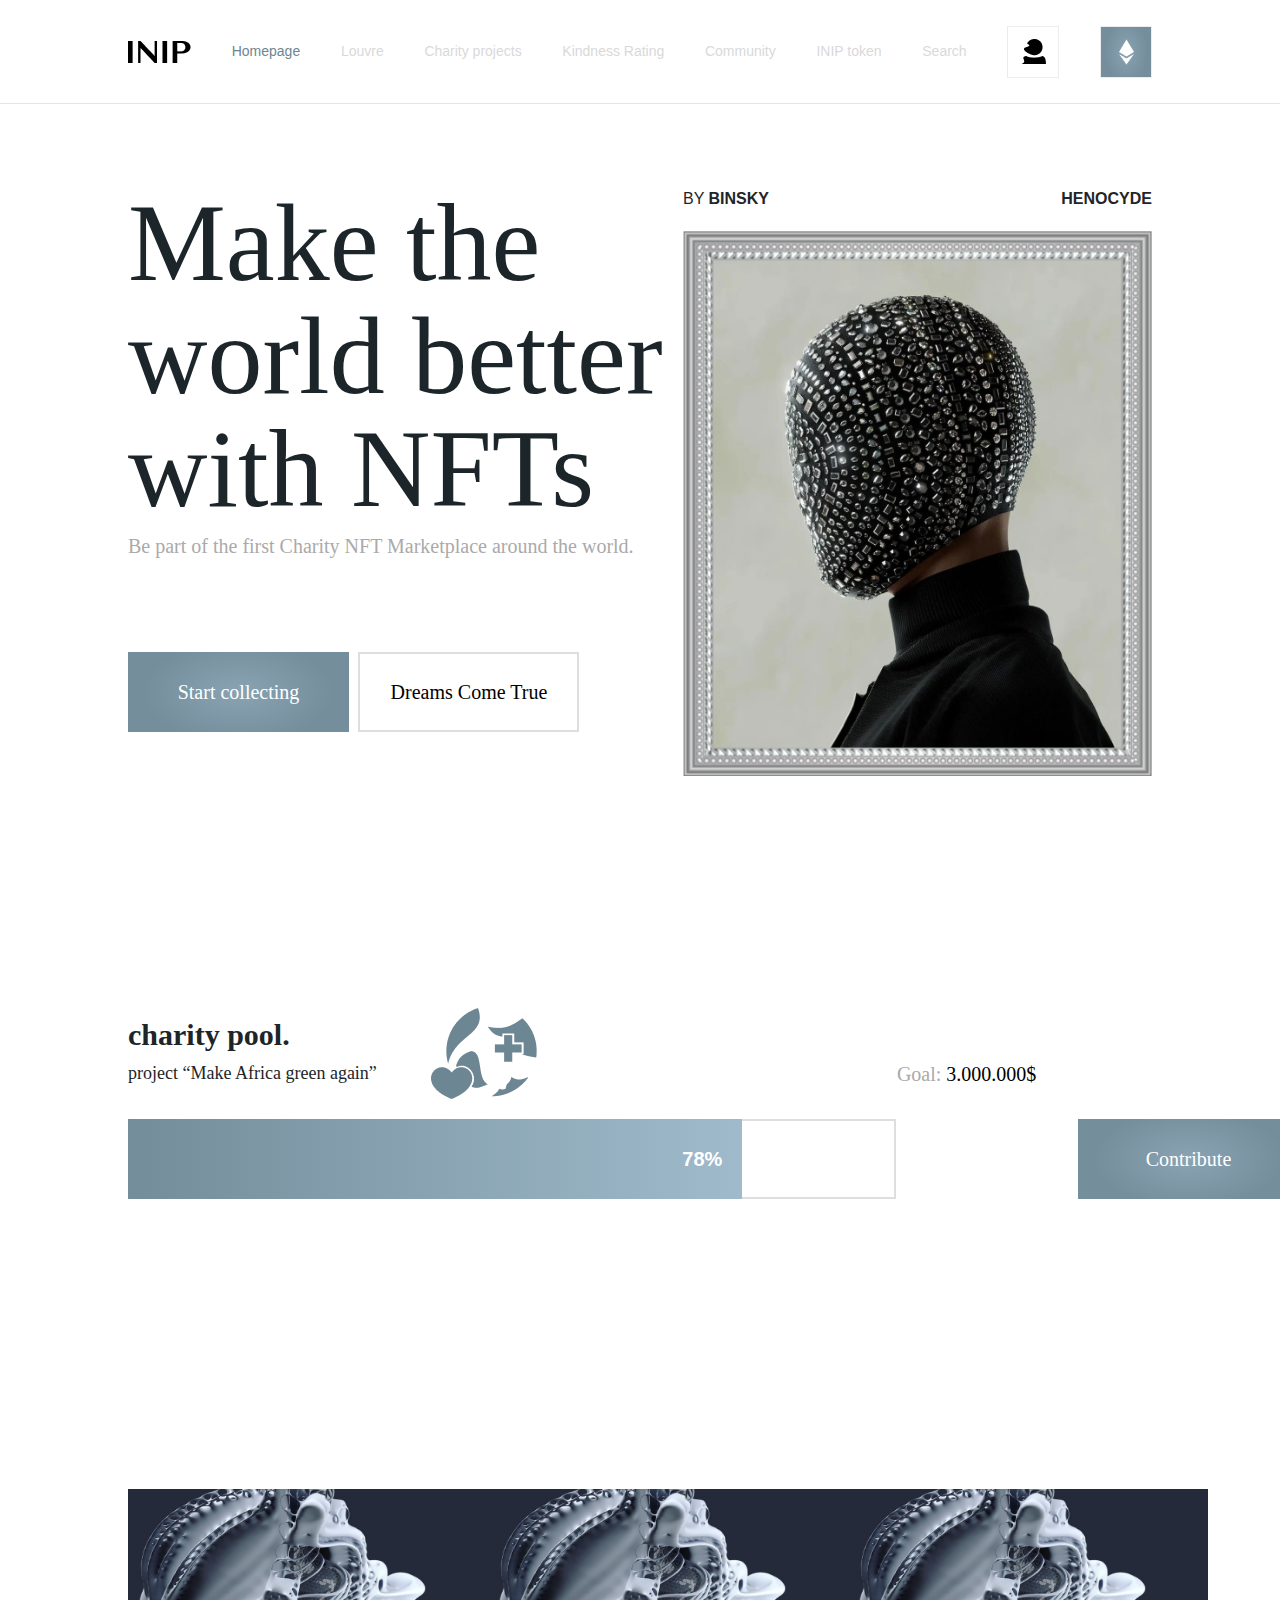
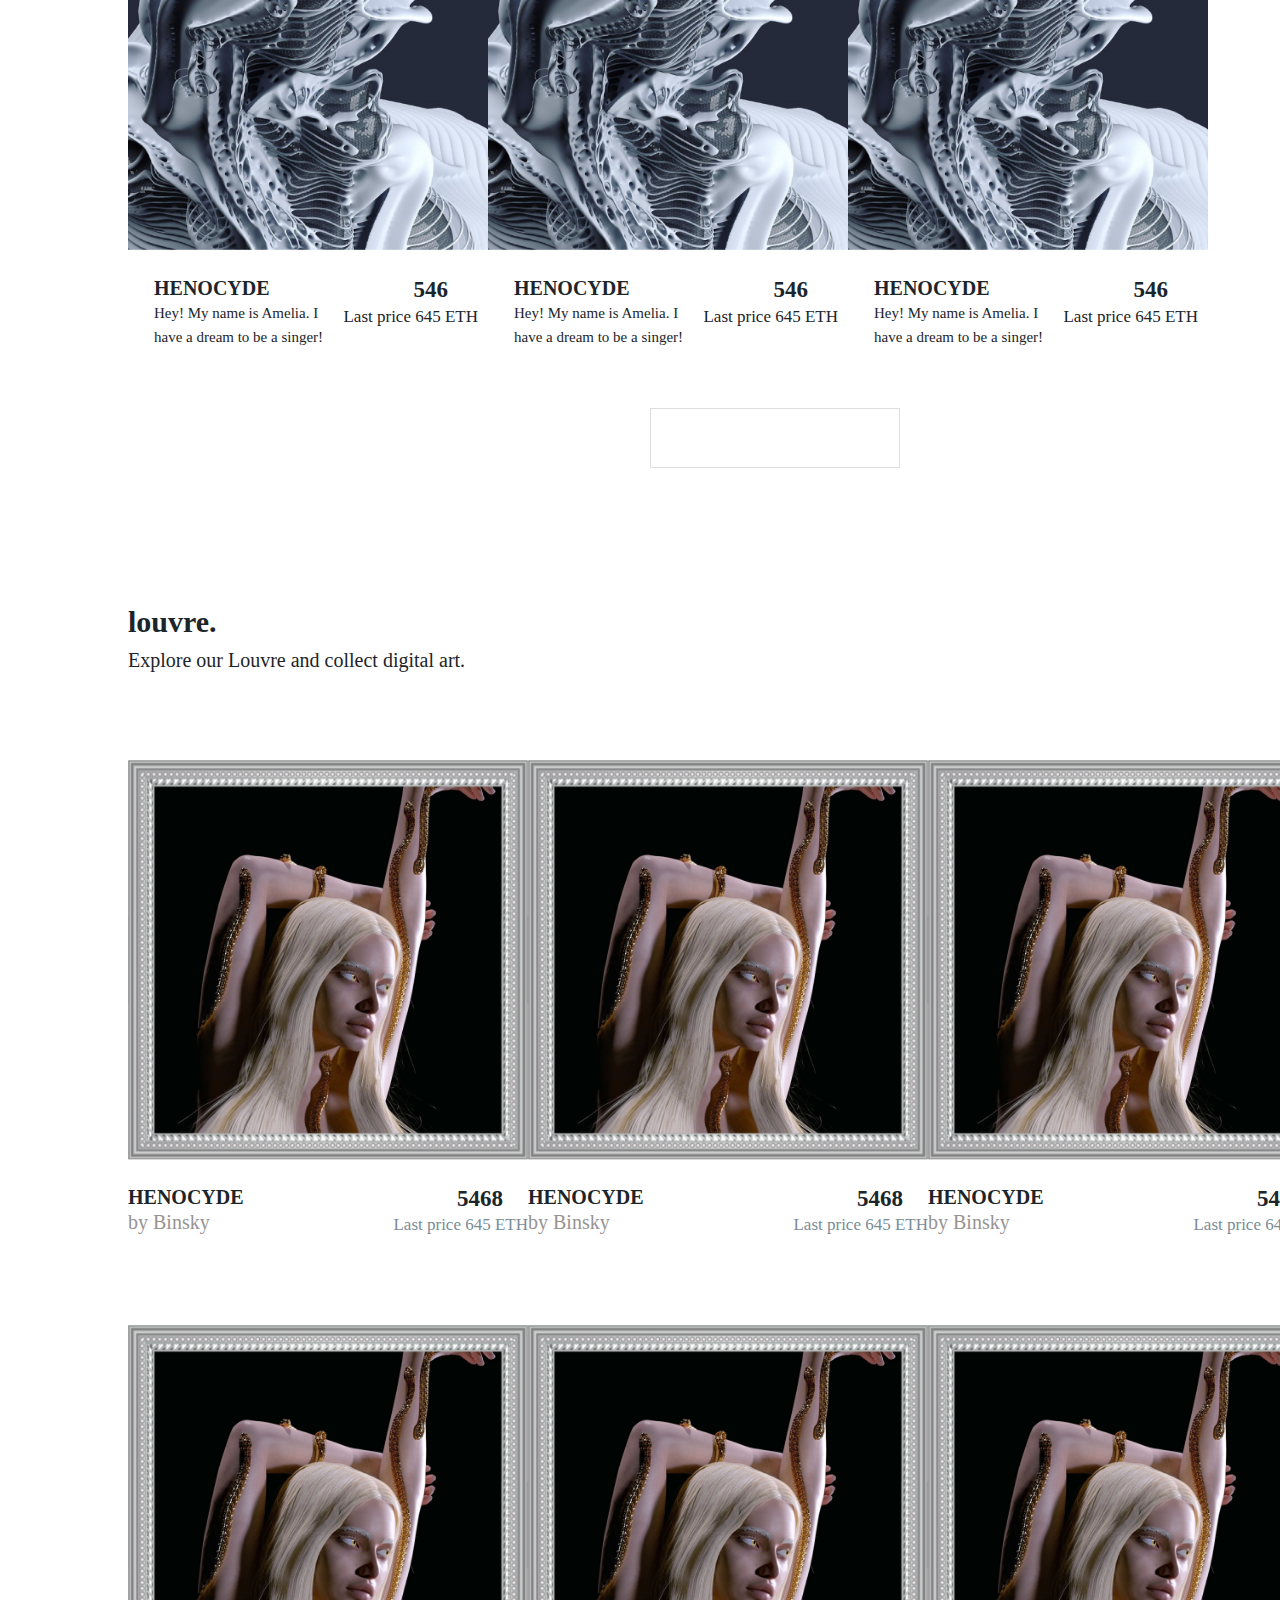
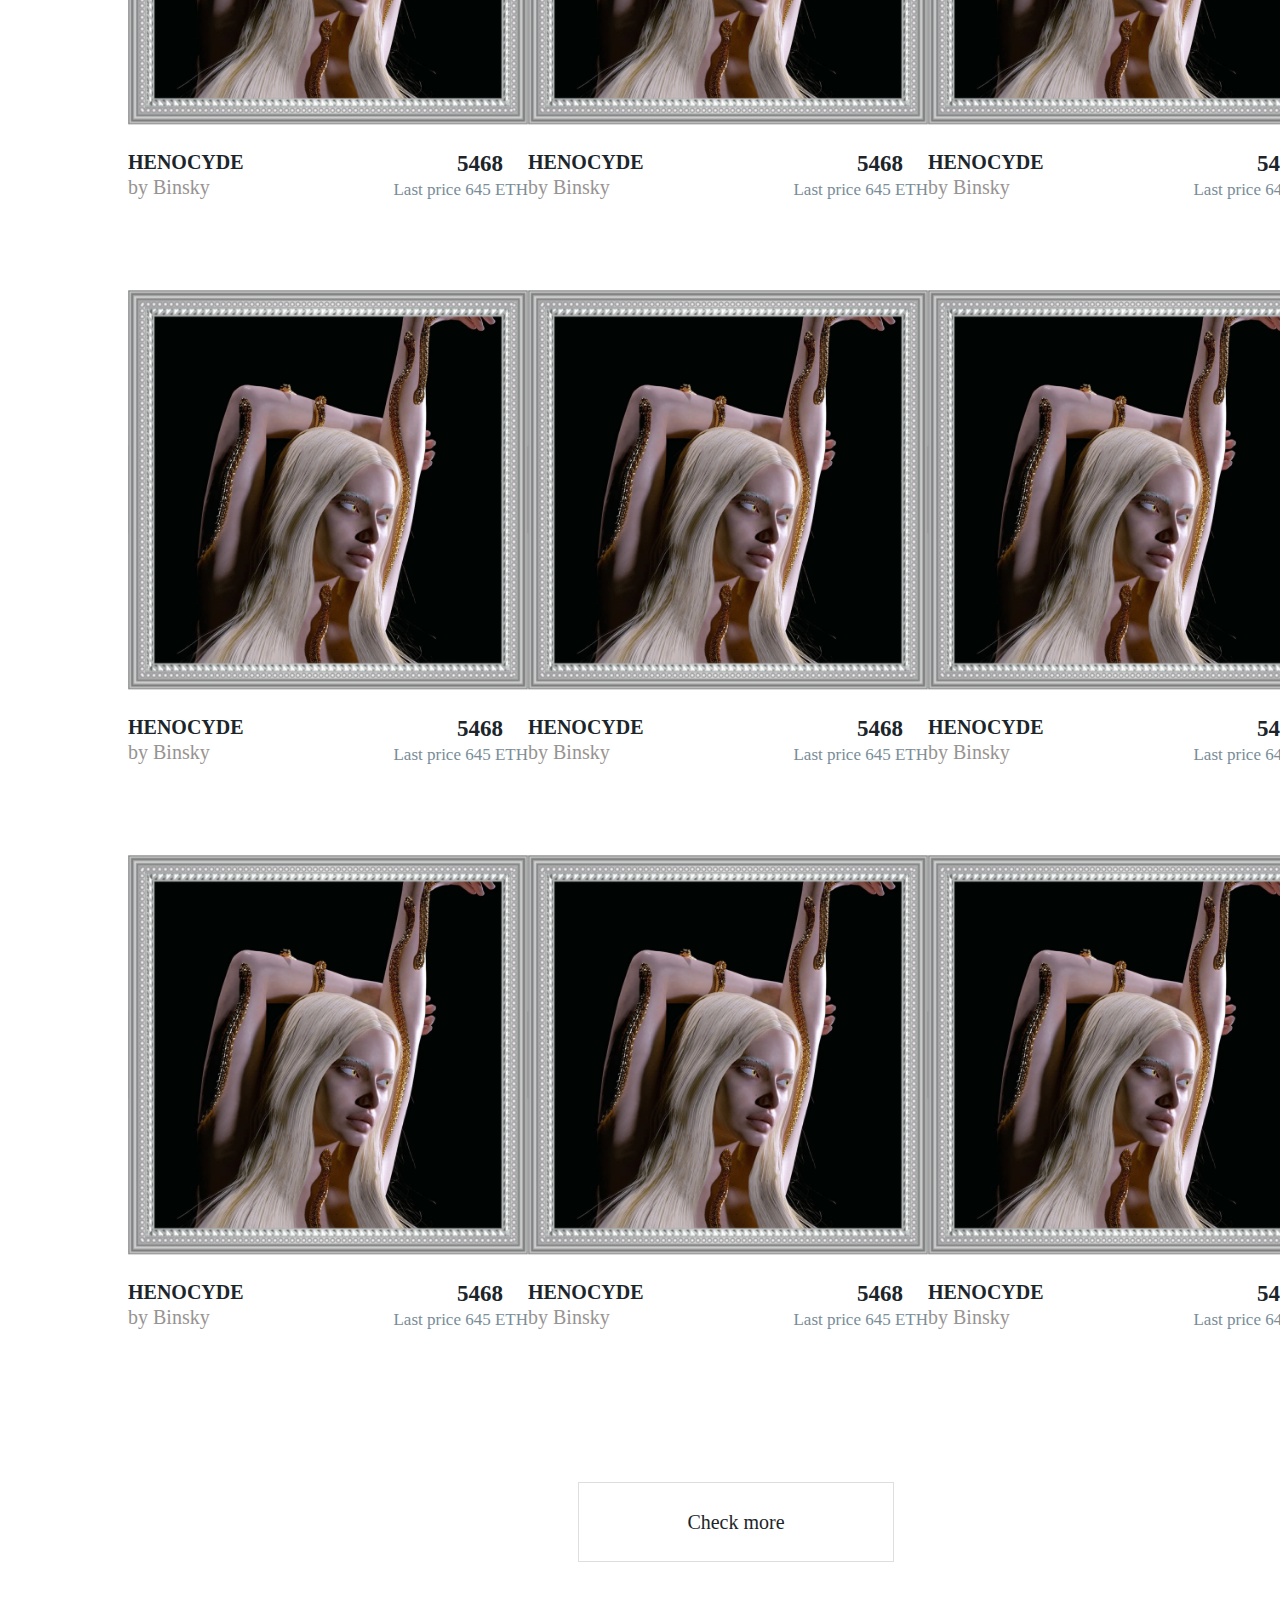
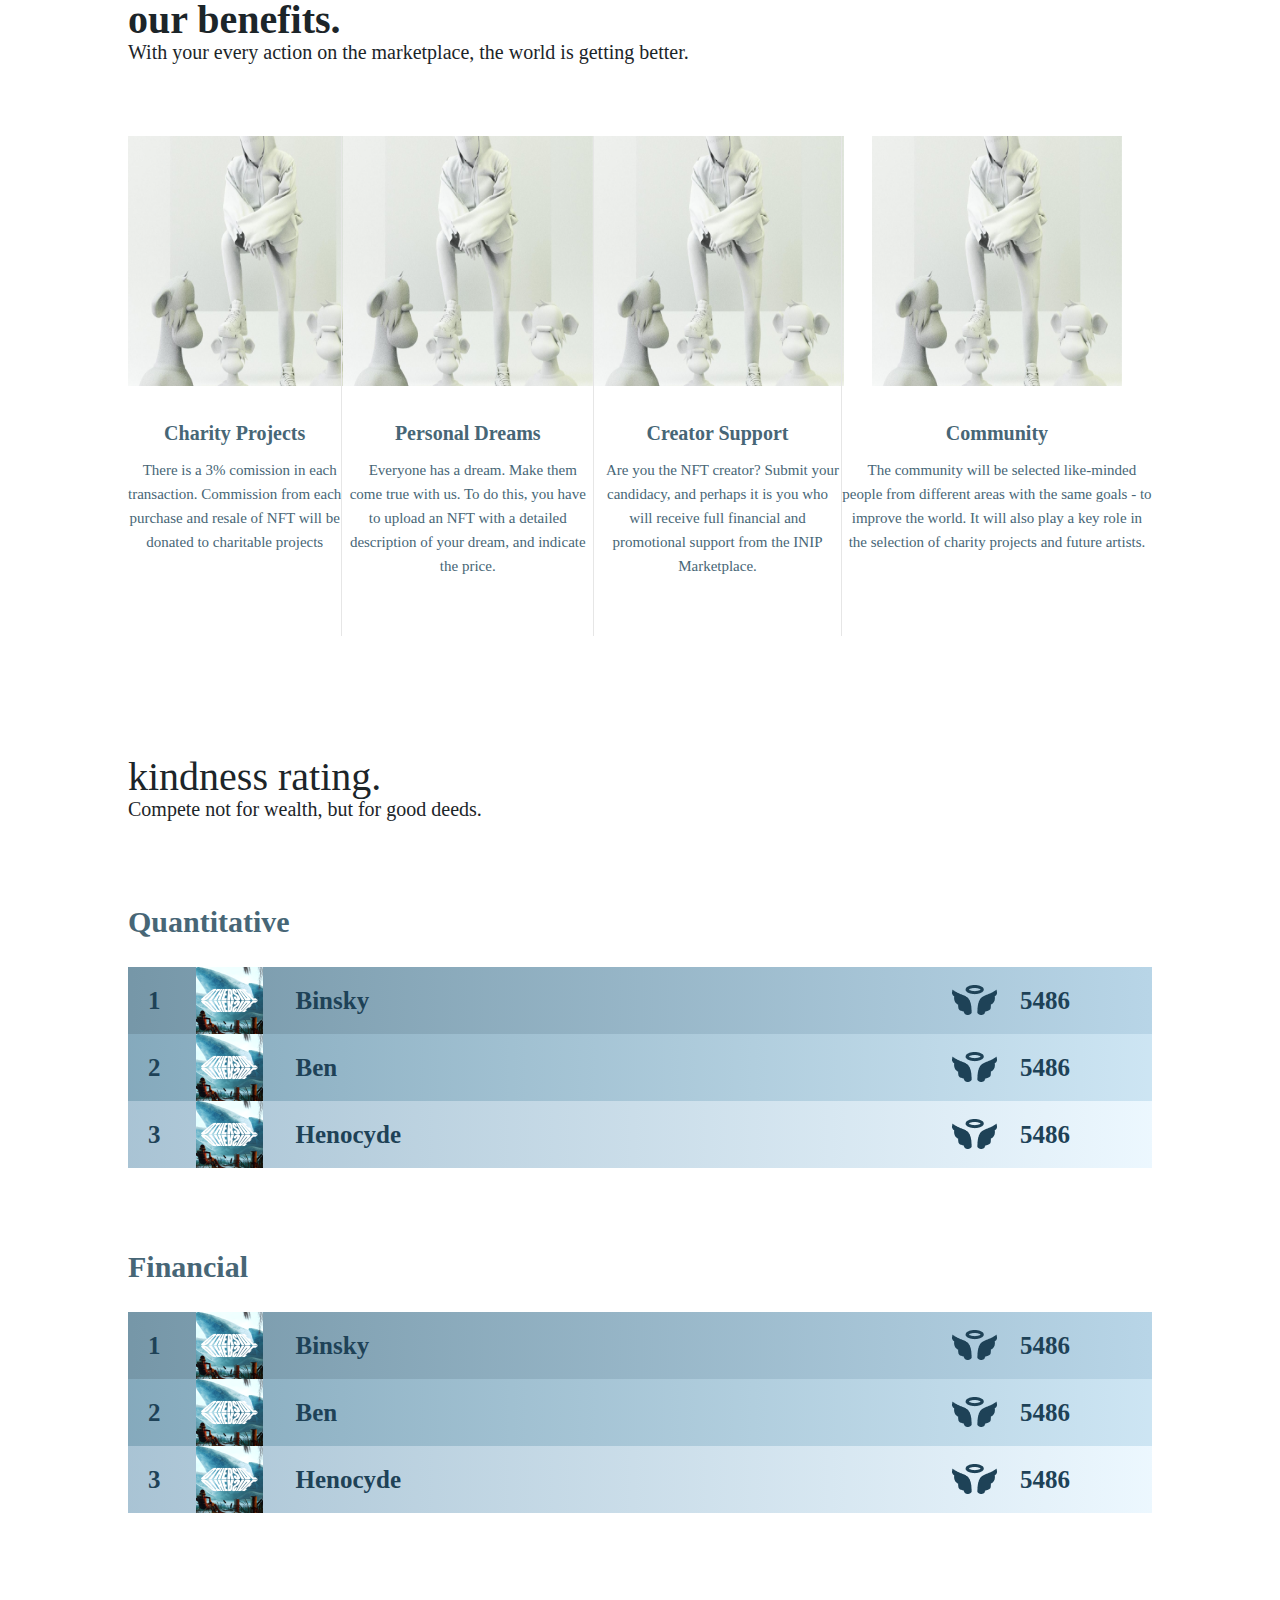
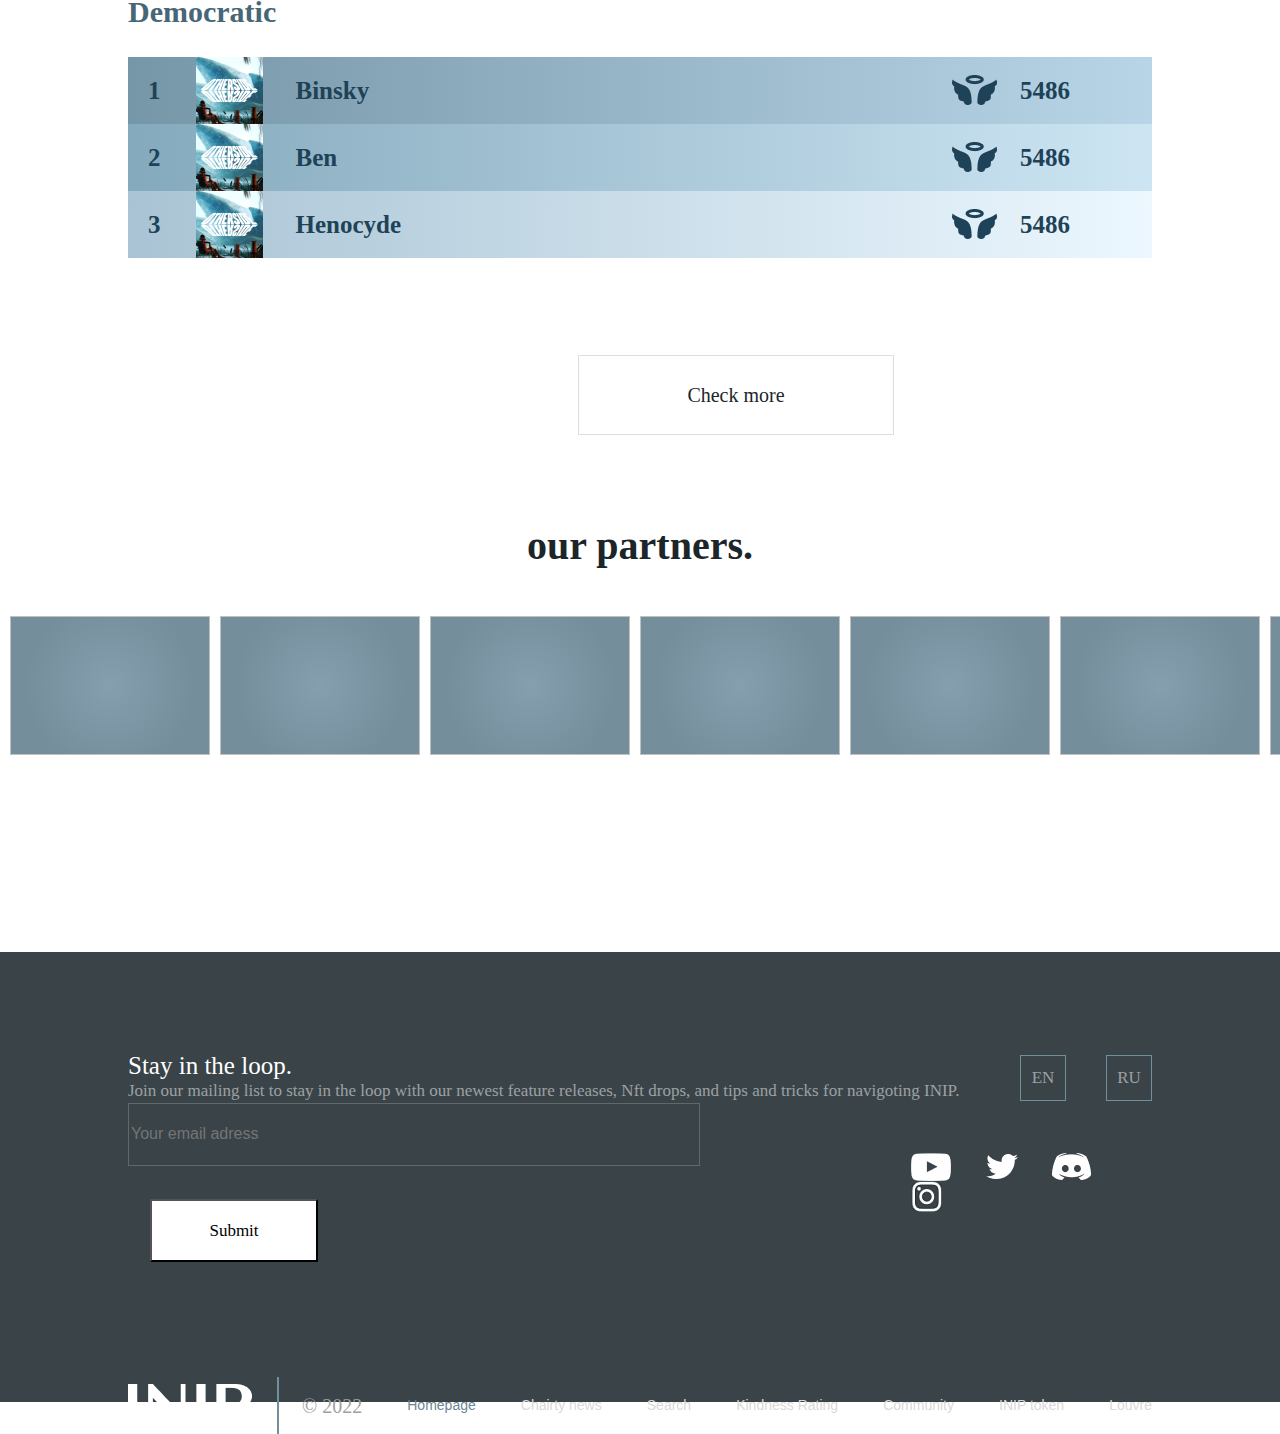
<file: index.html>
<!DOCTYPE html>
<html lang="en">
  <head>
    <meta charset="UTF-8" />
    <meta http-equiv="X-UA-Compatible" content="IE=edge" />
    <meta name="viewport" content="width=device-width, initial-scale=1.0" />
    <link rel="stylesheet" href="/css/bootstrap-reboot.min.css" />
    <link rel="stylesheet" href="/css/style.css" />
    <link rel="stylesheet" href="/css/main.css" />
    <title>Make the world better with NFTs</title>
  </head>
  <body>
    <div class="container">
      <header>
        <div class="menu_header m-35-208 flex jc-sb ai-c burger_menu">
          <img class="logo" src="/img/first_page/inip.png" alt="" />
          <a href="#" class="text_header" style="color: #6c8693">Homepage</a>
          <a href="#" class="text_header">Louvre</a>
          <a href="#" class="text_header">Charity projects</a>
          <a href="/pages/third.html" class="text_header">Kindness Rating</a>
          <a href="#" class="text_header">Community</a>
          <a href="#" class="text_header">INIP token</a>
          <a href="#" class="text_header">Search</a>
          <div class="account flex jc-c ai-c">
            <a href="/pages/second.html"
              ><img src="/img/first_page/account.png" alt=""
            /></a>
          </div>
          <div class="vector flex jc-c ai-c">
            <img src="/img/first_page/Vector.png" alt="" />
          </div>
        </div>
        <div class="border"></div>
      </header>
      <section class="m-lr-208">
        <div class="main flex jc-sb">
          <div class="make_the_world">
            <h1 class="text_make">
              Make the<br />
              world better<br />
              with NFTs
            </h1>
            <p class="text_grey">
              Be part of the first Charity NFT Marketplace around the world.
            </p>
            <div class="button_section">
              <button class="grey"><p>Start collecting</p></button>
              <button class="white"><p>Dreams Come True</p></button>
            </div>
          </div>
          <div class="img_take_the_world">
            <div class="text_img_up flex jc-sb">
              <p>BY <b>BINSKY</b></p>
              <p><b>HENOCYDE</b></p>
            </div>
            <img src="/img/first_page/img_1.png" alt="" />
          </div>
        </div>
        <div class="cost_info flex ai-c mt-230">
          <div class="pool">
            <p class="text_pool">charity pool.</p>
            <p>project “Make Africa green again”</p>
          </div>
          <div class="heart">
            <img src="/img/first_page/heart.png" alt="" />
          </div>
          <div class="goal">
            <p class="text_grey">
              Goal: <span style="color: black">3.000.000$</span>
            </p>
          </div>
        </div>
        <div class="con_down rel flex">
          <div class="download flex">
            <div class="border_download"></div>
            <div class="color_download flex ai-c jc-e"><p>78%</p></div>
          </div>
          <div class="btn rel">
            <button class="grey"><p>Contribute</p></button>
          </div>
        </div>
      </section>
      <section class="latest_dreams">
        <p class="text_dreams m-lr-208">latest dreams.</p>
        <p class="m-lr-208">List your dream and let others realize it!</p>
        <div class="parent_dreams rel m-lr-208">
          <div class="media_scroll flex jc-sb">
            <div class="dreams">
              <div class="img_dreams mt-40">
                <img src="/img/first_page/img_2.png" alt="" />
              </div>
              <div class="text_dreams_img flex jc-sb">
                <div class="left">
                  <p>HENOCYDE</p>
                  <span
                    >Hey! My name is Amelia. I<br />
                    have a dream to be a singer!</span
                  >
                </div>
                <div class="right">
                  <p>546</p>
                  <span>Last price 645 ETH</span>
                </div>
              </div>
            </div>
            <div class="dreams">
              <div class="img_dreams mt-40">
                <img src="/img/first_page/img_2.png" alt="" />
              </div>
              <div class="text_dreams_img flex jc-sb">
                <div class="left">
                  <p>HENOCYDE</p>
                  <span
                    >Hey! My name is Amelia. I<br />
                    have a dream to be a singer!</span
                  >
                </div>
                <div class="right">
                  <p>546</p>
                  <span>Last price 645 ETH</span>
                </div>
              </div>
            </div>
            <div class="dreams">
              <div class="img_dreams mt-40 mr-208">
                <img src="/img/first_page/img_2.png" alt="" />
              </div>
              <div class="text_dreams_img flex jc-sb">
                <div class="left">
                  <p>HENOCYDE</p>
                  <span
                    >Hey! My name is Amelia. I<br />
                    have a dream to be a singer!</span
                  >
                </div>
                <div class="right">
                  <p>546</p>
                  <span>Last price 645 ETH</span>
                </div>
              </div>
            </div>
          </div>
        </div>
        <button class="check_more">Check more</button>
      </section>
      <section class="louvre mt-88 m-lr-208">
        <p class="text_pool text_louvre">louvre.</p>
        <p>Explore our Louvre and collect digital art.</p>
        <div class="parent_women flex jc-sb">
          <div class="women">
            <div class="img_women mt-88">
              <img class="women_img" src="/img/first_page/women.png" alt="" />
            </div>
            <div class="text_women_img flex jc-sb">
              <div class="left_women_text">
                <p>HENOCYDE</p>
                <span>by Binsky</span>
              </div>
              <div class="right_women_text">
                <p>5468</p>
                <span>Last price 645 ETH</span>
              </div>
            </div>
          </div>
          <div class="women">
            <div class="img_women mt-88">
              <img class="women_img" src="/img/first_page/women.png" alt="" />
            </div>
            <div class="text_women_img flex jc-sb">
              <div class="left_women_text">
                <p>HENOCYDE</p>
                <span>by Binsky</span>
              </div>
              <div class="right_women_text">
                <p>5468</p>
                <span>Last price 645 ETH</span>
              </div>
            </div>
          </div>
          <div class="women">
            <div class="img_women mt-88">
              <img class="women_img" src="/img/first_page/women.png" alt="" />
            </div>
            <div class="text_women_img flex jc-sb">
              <div class="left_women_text">
                <p>HENOCYDE</p>
                <span>by Binsky</span>
              </div>
              <div class="right_women_text">
                <p>5468</p>
                <span>Last price 645 ETH</span>
              </div>
            </div>
          </div>
        </div>
        <div class="parent_women flex jc-sb">
          <div class="women">
            <div class="img_women mt-88">
              <img class="women_img" src="/img/first_page/women.png" alt="" />
            </div>
            <div class="text_women_img flex jc-sb">
              <div class="left_women_text">
                <p>HENOCYDE</p>
                <span>by Binsky</span>
              </div>
              <div class="right_women_text">
                <p>5468</p>
                <span>Last price 645 ETH</span>
              </div>
            </div>
          </div>
          <div class="women">
            <div class="img_women mt-88">
              <img class="women_img" src="/img/first_page/women.png" alt="" />
            </div>
            <div class="text_women_img flex jc-sb">
              <div class="left_women_text">
                <p>HENOCYDE</p>
                <span>by Binsky</span>
              </div>
              <div class="right_women_text">
                <p>5468</p>
                <span>Last price 645 ETH</span>
              </div>
            </div>
          </div>
          <div class="women">
            <div class="img_women mt-88">
              <img class="women_img" src="/img/first_page/women.png" alt="" />
            </div>
            <div class="text_women_img flex jc-sb">
              <div class="left_women_text">
                <p>HENOCYDE</p>
                <span>by Binsky</span>
              </div>
              <div class="right_women_text">
                <p>5468</p>
                <span>Last price 645 ETH</span>
              </div>
            </div>
          </div>
        </div>
        <div class="parent_women flex jc-sb">
          <div class="women">
            <div class="img_women mt-88">
              <img class="women_img" src="/img/first_page/women.png" alt="" />
            </div>
            <div class="text_women_img flex jc-sb">
              <div class="left_women_text">
                <p>HENOCYDE</p>
                <span>by Binsky</span>
              </div>
              <div class="right_women_text">
                <p>5468</p>
                <span>Last price 645 ETH</span>
              </div>
            </div>
          </div>
          <div class="women">
            <div class="img_women mt-88">
              <img class="women_img" src="/img/first_page/women.png" alt="" />
            </div>
            <div class="text_women_img flex jc-sb">
              <div class="left_women_text">
                <p>HENOCYDE</p>
                <span>by Binsky</span>
              </div>
              <div class="right_women_text">
                <p>5468</p>
                <span>Last price 645 ETH</span>
              </div>
            </div>
          </div>
          <div class="women">
            <div class="img_women mt-88">
              <img class="women_img" src="/img/first_page/women.png" alt="" />
            </div>
            <div class="text_women_img flex jc-sb">
              <div class="left_women_text">
                <p>HENOCYDE</p>
                <span>by Binsky</span>
              </div>
              <div class="right_women_text">
                <p>5468</p>
                <span>Last price 645 ETH</span>
              </div>
            </div>
          </div>
        </div>
        <div class="parent_women flex jc-sb">
          <div class="women">
            <div class="img_women mt-88">
              <img class="women_img" src="/img/first_page/women.png" alt="" />
            </div>
            <div class="text_women_img flex jc-sb">
              <div class="left_women_text">
                <p>HENOCYDE</p>
                <span>by Binsky</span>
              </div>
              <div class="right_women_text">
                <p>5468</p>
                <span>Last price 645 ETH</span>
              </div>
            </div>
          </div>
          <div class="women">
            <div class="img_women mt-88">
              <img class="women_img" src="/img/first_page/women.png" alt="" />
            </div>
            <div class="text_women_img flex jc-sb">
              <div class="left_women_text">
                <p>HENOCYDE</p>
                <span>by Binsky</span>
              </div>
              <div class="right_women_text">
                <p>5468</p>
                <span>Last price 645 ETH</span>
              </div>
            </div>
          </div>
          <div class="women">
            <div class="img_women mt-88">
              <img class="women_img" src="/img/first_page/women.png" alt="" />
            </div>
            <div class="text_women_img flex jc-sb">
              <div class="left_women_text">
                <p>HENOCYDE</p>
                <span>by Binsky</span>
              </div>
              <div class="right_women_text">
                <p>5468</p>
                <span>Last price 645 ETH</span>
              </div>
            </div>
          </div>
        </div>
        <button class="check_more_women">Check more</button>
      </section>
      <section class="benefits m-lr-208">
        <p>our benefits.</p>
        <span
          >With your every action on the marketplace, the world is getting
          better.
        </span>
        <div class="parent_img_foot flex jc-sb">
          <div class="img_foot">
            <img src="/img/first_page/img_3.png" alt="" />
            <p>Charity Projects</p>
            <span
              >There is a 3% comission in each transaction. Commission from each
              purchase and resale of NFT will be donated to charitable
              projects</span
            >
          </div>
          <div class="border_foot"></div>
          <div class="img_foot">
            <img src="/img/first_page/img_3.png" alt="" />
            <p>Personal Dreams</p>
            <span
              >Everyone has a dream. Make them come true with us. To do this,
              you have to upload an NFT with a detailed description of your
              dream, and indicate the price.
            </span>
          </div>
          <div class="border_foot"></div>
          <div class="img_foot">
            <img src="/img/first_page/img_3.png" alt="" />
            <p>Creator Support</p>
            <span
              >Are you the NFT creator? Submit your candidacy, and perhaps it is
              you who will receive full financial and promotional support from
              the INIP Marketplace.
            </span>
          </div>
          <div class="border_foot"></div>
          <div class="img_foot">
            <img src="/img/first_page/img_3.png" alt="" />
            <p>Community</p>
            <span
              >The community will be selected like-minded people from different
              areas with the same goals - to improve the world. It will also
              play a key role in the selection of charity projects and future
              artists.</span
            >
          </div>
        </div>
      </section>
      <section class="tables m-lr-208">
        <p class="kindness">kindness rating.</p>
        <span class="rating">Compete not for wealth, but for good deeds.</span>
        <div class="parent_table">
          <div class="table">
            <p>Quantitative</p>
            <div class="border_table flex ai-c jc-sb">
              <div class="flex ai-c">
                <p class="blue_text number">1</p>
                <img class="img_music" src="/img/first_page/img_4.png" alt="" />
                <p class="blue_text name">Binsky</p>
              </div>
              <div class="flex ai-c">
                <img class="angel" src="/img/first_page/angel.png" alt="" />
                <p class="blue_text cost">5486</p>
              </div>
            </div>
            <div class="border_table_2 flex ai-c jc-sb">
              <div class="flex ai-c">
                <p class="blue_text number">2</p>
                <img class="img_music" src="/img/first_page/img_4.png" alt="" />
                <p class="blue_text name">Ben</p>
              </div>
              <div class="flex ai-c">
                <img class="angel" src="/img/first_page/angel.png" alt="" />
                <p class="blue_text cost">5486</p>
              </div>
            </div>
            <div class="border_table_3 flex ai-c jc-sb">
              <div class="flex ai-c">
                <p class="blue_text number">3</p>
                <img class="img_music" src="/img/first_page/img_4.png" alt="" />
                <p class="blue_text name">Henocyde</p>
              </div>
              <div class="flex ai-c">
                <img class="angel" src="/img/first_page/angel.png" alt="" />
                <p class="blue_text cost">5486</p>
              </div>
            </div>
          </div>
          <!-- _____________________________________________ -->
          <div class="table">
            <p>Financial</p>
            <div class="border_table flex ai-c jc-sb">
              <div class="flex ai-c">
                <p class="blue_text number">1</p>
                <img class="img_music" src="/img/first_page/img_4.png" alt="" />
                <p class="blue_text name">Binsky</p>
              </div>
              <div class="flex ai-c">
                <img class="angel" src="/img/first_page/angel.png" alt="" />
                <p class="blue_text cost">5486</p>
              </div>
            </div>
            <div class="border_table_2 flex ai-c jc-sb">
              <div class="flex ai-c">
                <p class="blue_text number">2</p>
                <img class="img_music" src="/img/first_page/img_4.png" alt="" />
                <p class="blue_text name">Ben</p>
              </div>
              <div class="flex ai-c">
                <img class="angel" src="/img/first_page/angel.png" alt="" />
                <p class="blue_text cost">5486</p>
              </div>
            </div>
            <div class="border_table_3 flex ai-c jc-sb">
              <div class="flex ai-c">
                <p class="blue_text number">3</p>
                <img class="img_music" src="/img/first_page/img_4.png" alt="" />
                <p class="blue_text name">Henocyde</p>
              </div>
              <div class="flex ai-c">
                <img class="angel" src="/img/first_page/angel.png" alt="" />
                <p class="blue_text cost">5486</p>
              </div>
            </div>
          </div>
          <!-- _________________________________________________ -->
          <div class="table">
            <p>Democratic</p>
            <div class="border_table flex ai-c jc-sb">
              <div class="flex ai-c">
                <p class="blue_text number">1</p>
                <img class="img_music" src="/img/first_page/img_4.png" alt="" />
                <p class="blue_text name">Binsky</p>
              </div>
              <div class="flex ai-c">
                <img class="angel" src="/img/first_page/angel.png" alt="" />
                <p class="blue_text cost">5486</p>
              </div>
            </div>
            <div class="border_table_2 flex ai-c jc-sb">
              <div class="flex ai-c">
                <p class="blue_text number">2</p>
                <img class="img_music" src="/img/first_page/img_4.png" alt="" />
                <p class="blue_text name">Ben</p>
              </div>
              <div class="flex ai-c">
                <img class="angel" src="/img/first_page/angel.png" alt="" />
                <p class="blue_text cost">5486</p>
              </div>
            </div>
            <div class="border_table_3 flex ai-c jc-sb">
              <div class="flex ai-c">
                <p class="blue_text number">3</p>
                <img class="img_music" src="/img/first_page/img_4.png" alt="" />
                <p class="blue_text name">Henocyde</p>
              </div>
              <div class="flex ai-c">
                <img class="angel" src="/img/first_page/angel.png" alt="" />
                <p class="blue_text cost">5486</p>
              </div>
            </div>
          </div>
        </div>
        <button class="check_more_table">Check more</button>
      </section>
      <section class="over">
        <p>our partners.</p>
        <div class="boxs flex">
          <div class="box"></div>
          <div class="box"></div>
          <div class="box"></div>
          <div class="box"></div>
          <div class="box"></div>
          <div class="box"></div>
          <div class="box"></div>
          <div class="box"></div>
          <div class="box"></div>
        </div>
      </section>
      <footer class="footer">
        <div class="footer_w m-lr-208">
          <div class="text_language flex ai-c jc-sb">
            <div class="text_footer">
              <p class="footer_v">Stay in the loop.</p>
              <span
                >Join our mailing list to stay in the loop with our newest
                feature releases, Nft drops, and tips and tricks for navigoting
                INIP.</span
              >
            </div>
            <div class="language flex">
              <div class="en ai-c flex jc-c"><p>EN</p></div>
              <div class="ru ai-c flex jc-c"><p>RU</p></div>
            </div>
          </div>
          <div class="parent_img_in_btn flex jc-sb">
            <div class="in_btn">
              <input
                class="adress"
                type="email"
                placeholder="Your email adress"
              />
              <button class="btn_1" type="submit">Submit</button>
            </div>
            <div class="social">
              <a href="https://youtube.com" target="_blank"
                ><img src="/img/first_page/youtube.png" alt=""
              /></a>
              <a href="https://twitter.com/" target="_blank"
                ><img src="/img/first_page/twit.png" alt=""
              /></a>
              <a href="https://discord.com/" target="_blank"
                ><img src="/img/first_page/frog.png" alt=""
              /></a>
              <a href="https://www.instagram.com/" target="_blank"
                ><img src="/img/first_page/inst.jpg" alt=""
              /></a>
            </div>
          </div>
          <div class="menu_header mt-115 flex jc-sb ai-c">
            <div class="flex ai-c">
              <img class="logo" src="/img/first_page/logo_footer.png" alt="" />
              <div class="vertical_line"></div>
              <div><p class="c_2022">© 2022</p></div>
            </div>
            <a href="#" class="text_header" style="color: #6c8693">Homepage</a>
            <a href="#" class="text_header">Chairty news</a>
            <a href="#" class="text_header">Search</a>
            <a href="#" class="text_header">Kindness Rating</a>
            <a href="#" class="text_header">Community</a>
            <a href="#" class="text_header">INIP token</a>
            <a href="#" class="text_header">Louvre</a>
          </div>
        </div>
      </footer>
    </div>
  </body>
</html>
</file>
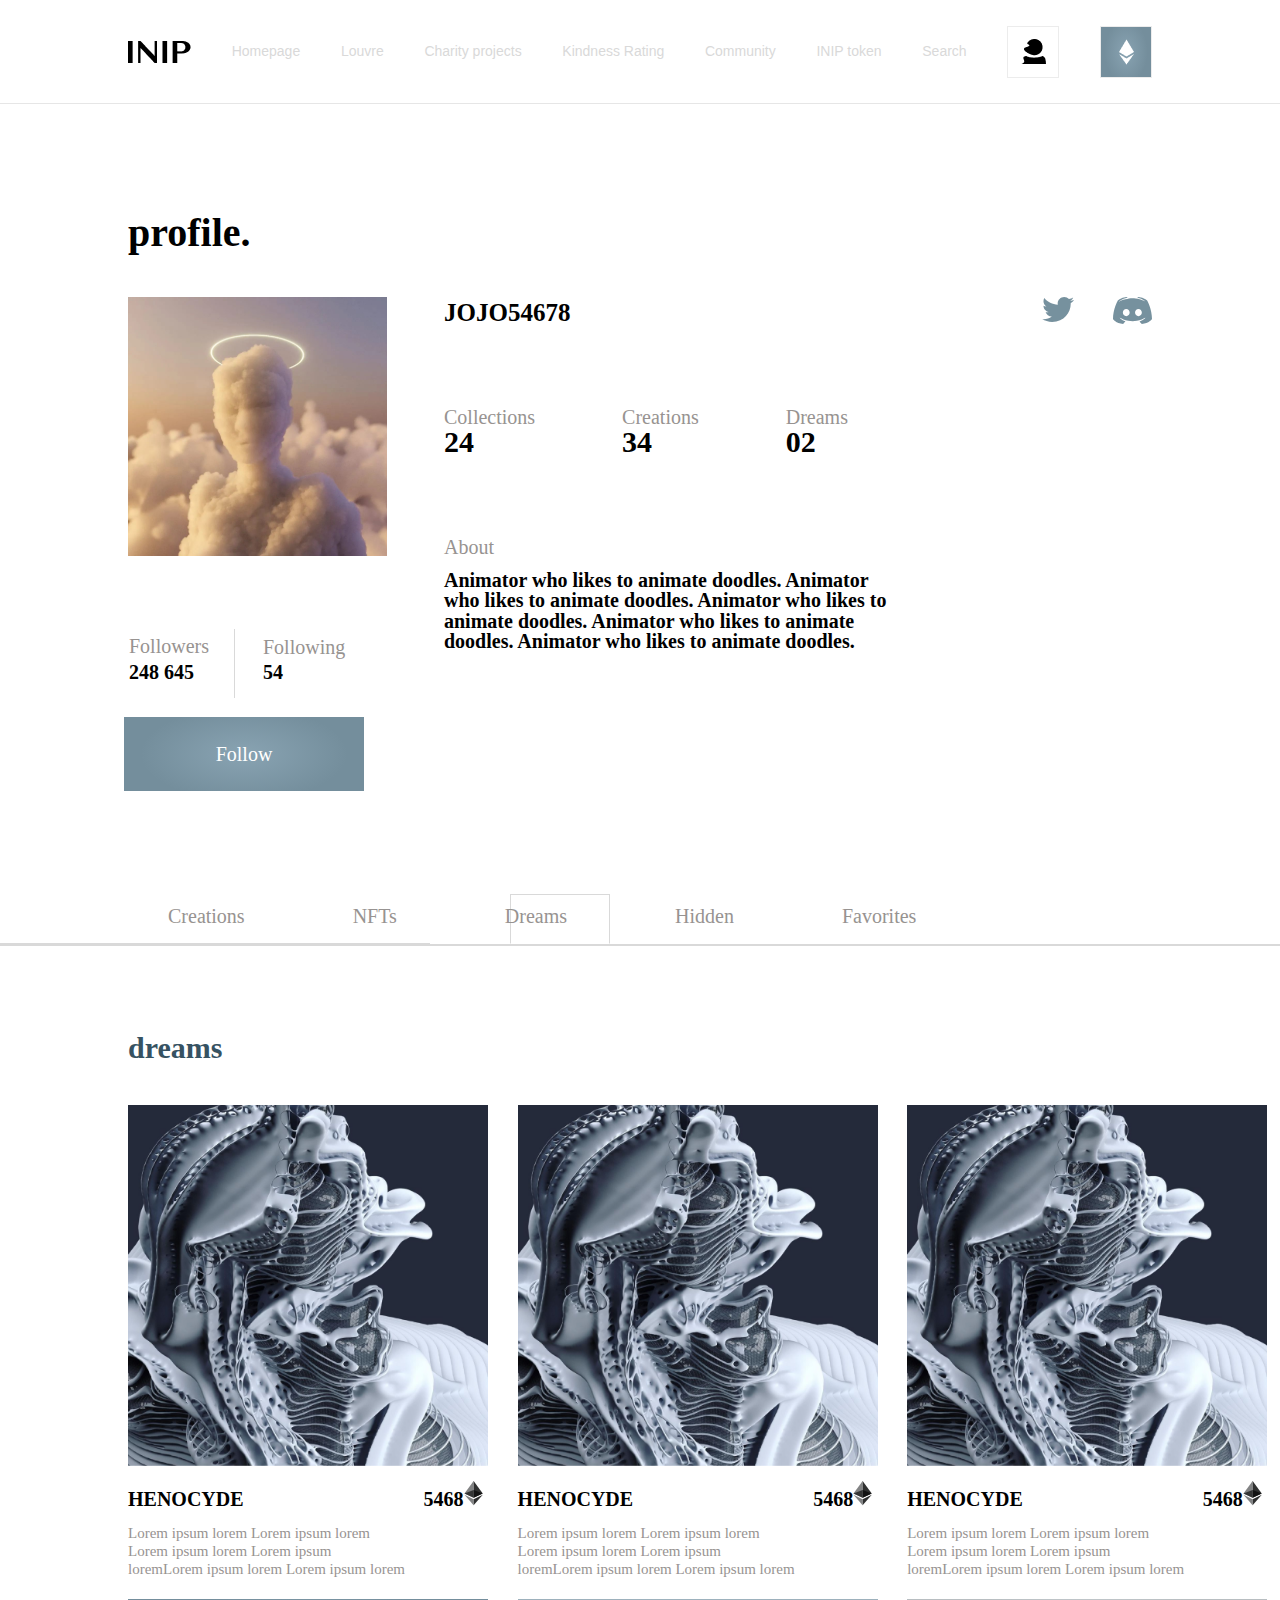
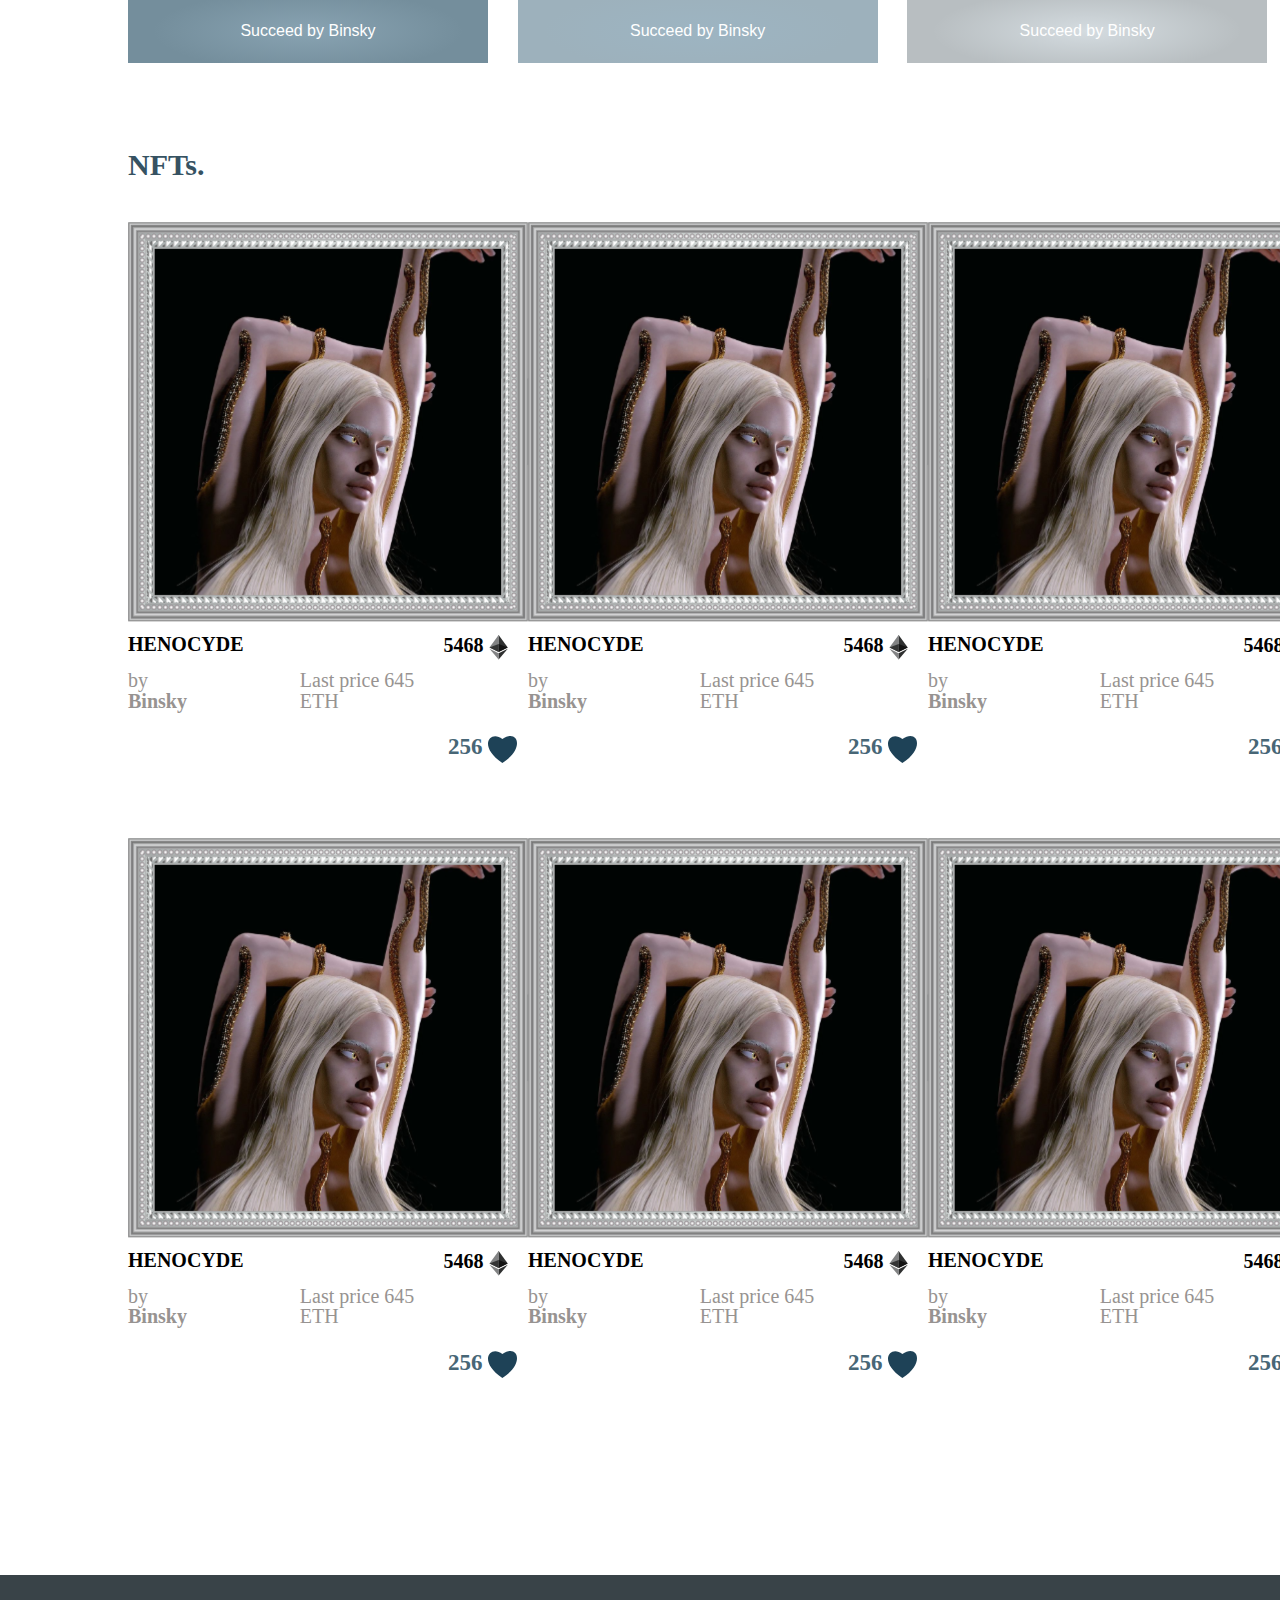
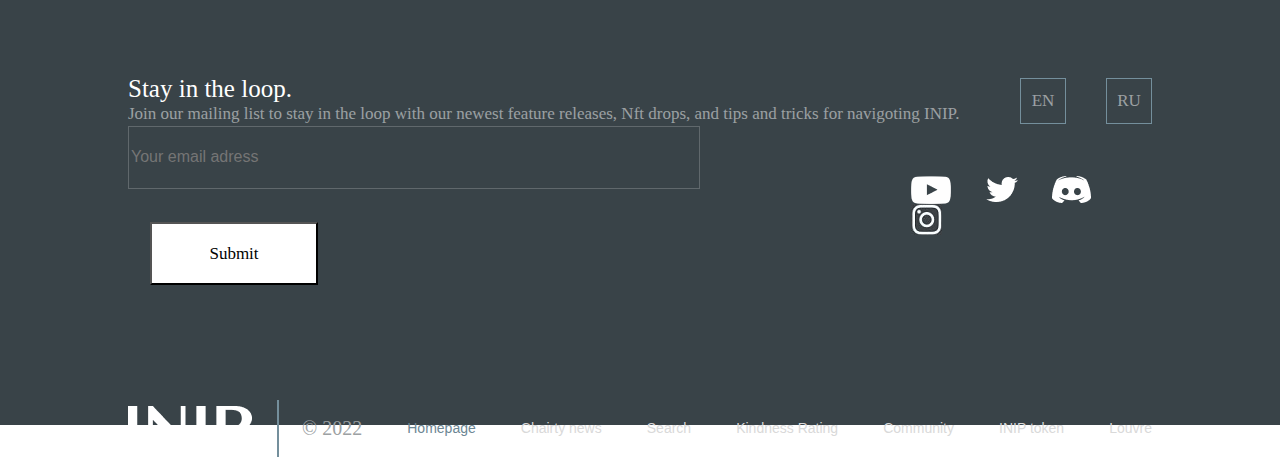
<file: pages/second.html>
<!DOCTYPE html>
<html lang="en">
  <head>
    <meta charset="UTF-8" />
    <meta http-equiv="X-UA-Compatible" content="IE=edge" />
    <meta name="viewport" content="width=device-width, initial-scale=1.0" />
    <title>profile</title>
    <link rel="stylesheet" href="/css/bootstrap-reboot.min.css" />
    <link rel="stylesheet" href="/css/style.css" />
    <link rel="stylesheet" href="/css/second.css" />
  </head>
  <body>
    <header>
      <div class="menu_header m-35-208 flex jc-sb ai-c">
        <img class="logo" src="/img/first_page/inip.png" alt="" />
        <a href="/index.html" class="text_header">Homepage</a>
        <a href="#" class="text_header">Louvre</a>
        <a href="#" class="text_header">Charity projects</a>
        <a href="/pages/third.html" class="text_header">Kindness Rating</a>
        <a href="#" class="text_header">Community</a>
        <a href="#" class="text_header">INIP token</a>
        <a href="#" class="text_header">Search</a>
        <div class="account flex jc-c ai-c">
          <img src="/img/first_page/account.png" alt="" />
        </div>
        <div class="vector flex jc-c ai-c">
          <img src="/img/first_page/Vector.png" alt="" />
        </div>
      </div>
      <div class="border"></div>
    </header>
    <section class="profile">
      <p class="text_profile ml-10deg">profile.</p>
      <div class="parent_profile ml-10deg mt-40 mr-10deg flex">
        <div class="ava flex">
          <div>
            <img src="/img/second_page/ava.svg" alt="" />
          </div>
          <div class="info">
            <p class="name">JOJO54678</p>
            <div class="parent_info flex">
              <div>
                <p class="text_grey">Collections</p>
                <p class="text_big">24</p>
              </div>
              <div>
                <p class="text_grey">Creations</p>
                <p class="text_big">34</p>
              </div>
              <div>
                <p class="text_grey">Dreams</p>
                <p class="text_big">02</p>
              </div>
            </div>
            <div class="text_grey">
              About
              <p class="text_20size">
                Animator who likes to animate doodles. Animator who likes to
                animate doodles. Animator who likes to animate doodles. Animator
                who likes to animate doodles. Animator who likes to animate
                doodles.
              </p>
            </div>
            <div class="followers">
              <div class="follower">
                <p class="text_grey">Followers</p>
                <p class="sum">248 645</p>
              </div>
              <div class="border_follow"></div>
              <div class="following">
                <p class="text_grey">Following</p>
                <p class="sum">54</p>
              </div>
              <button type="" class="btn_follow"><p>Follow</p></button>
            </div>
          </div>

          <div class="icon_1 flex">
            <div>
              <img class="mr-39" src="/img/second_page/twit.svg" alt="" />
            </div>
            <div>
              <img src="/img/second_page/frog.svg" alt="" />
            </div>
          </div>
        </div>
      </div>
      <nav>
        <ul class="flex ml-10deg mt-115">
          <li class="item">Creations</li>
          <li class="item">NFTs</li>
          <li class="item">Dreams</li>
          <li class="item">Hidden</li>
          <li class="item">Favorites</li>
        </ul>
        <div class="border_nav"></div>
        <div class="animation"></div>
        <div class="border_nav_end"></div>
      </nav>
    </section>
    <section class="blue_block">
      <p class="blue_text ml-10deg">dreams</p>
      <div class="img_block flex jc-sb mr-10deg ml-10deg">
        <div class="img_blue">
          <div class="img_block_blue">
            <img src="/img/first_page/img_2.png" alt="" />
          </div>
          <div class="text_blue_block flex mt-11">
            <p class="text_20size">HENOCYDE</p>
            <p class="text_20size cost">5468</p>
            <img
              class="img_group_blue"
              src="/img/second_page/group.svg"
              alt=""
            />
          </div>
          <p class="text_lorem">
            Lorem ipsum lorem Lorem ipsum lorem Lorem ipsum lorem Lorem ipsum
            loremLorem ipsum lorem Lorem ipsum lorem
          </p>
          <button class="button_blue"><p>Succeed by Binsky</p></button>
        </div>

        <div class="img_blue">
          <div class="img_block_blue">
            <img src="/img/first_page/img_2.png" alt="" />
          </div>
          <div class="text_blue_block flex mt-11">
            <p class="text_20size">HENOCYDE</p>
            <p class="text_20size cost">5468</p>
            <img
              class="img_group_blue"
              src="/img/second_page/group.svg"
              alt=""
            />
          </div>
          <p class="text_lorem">
            Lorem ipsum lorem Lorem ipsum lorem Lorem ipsum lorem Lorem ipsum
            loremLorem ipsum lorem Lorem ipsum lorem
          </p>
          <button class="button_light_blue"><p>Succeed by Binsky</p></button>
        </div>

        <div class="img_blue">
          <div class="img_block_blue">
            <img src="/img/first_page/img_2.png" alt="" />
          </div>
          <div class="text_blue_block flex mt-11">
            <p class="text_20size">HENOCYDE</p>
            <p class="text_20size cost">5468</p>
            <img
              class="img_group_blue"
              src="/img/second_page/group.svg"
              alt=""
            />
          </div>
          <p class="text_lorem">
            Lorem ipsum lorem Lorem ipsum lorem Lorem ipsum lorem Lorem ipsum
            loremLorem ipsum lorem Lorem ipsum lorem
          </p>
          <button class="button_grey"><p>Succeed by Binsky</p></button>
        </div>
      </div>
    </section>
    <section class="nft ml-10deg mr-10deg">
      <p class="blue_text">NFTs.</p>
      <div class="woman_block flex jc-sb">
        <div class="img_woman_block">
          <img class="img_woman" src="/img/second_page/woman.svg" alt="" />
          <div class="">
            <div class="text_block_woman flex jc-sb">
              <p class="text_20size">HENOCYDE</p>
              <p class="text_20size cost_woman">
                5468 <img src="/img/second_page/group.svg" alt="" />
              </p>
            </div>
            <div class="text_block_2_woman flex jc-sb">
              <p class="text_grey">by <b>Binsky</b></p>
              <p class="text_grey price">Last price 645 ETH</p>
            </div>
            <div class="heart">
              <p class="text_like">
                256 <img src="/img/second_page/heart.svg" alt="" />
              </p>
            </div>
          </div>
        </div>
        <div class="img_woman_block">
          <img class="img_woman" src="/img/second_page/woman.svg" alt="" />
          <div class="">
            <div class="text_block_woman flex jc-sb">
              <p class="text_20size">HENOCYDE</p>
              <p class="text_20size cost_woman">
                5468 <img src="/img/second_page/group.svg" alt="" />
              </p>
            </div>
            <div class="text_block_2_woman flex jc-sb">
              <p class="text_grey">by <b>Binsky</b></p>
              <p class="text_grey price">Last price 645 ETH</p>
            </div>
            <div class="heart">
              <p class="text_like">
                256 <img src="/img/second_page/heart.svg" alt="" />
              </p>
            </div>
          </div>
        </div>
        <div class="img_woman_block">
          <img class="img_woman" src="/img/second_page/woman.svg" alt="" />
          <div class="">
            <div class="text_block_woman flex jc-sb">
              <p class="text_20size">HENOCYDE</p>
              <p class="text_20size cost_woman">
                5468 <img src="/img/second_page/group.svg" alt="" />
              </p>
            </div>
            <div class="text_block_2_woman flex jc-sb">
              <p class="text_grey">by <b>Binsky</b></p>
              <p class="text_grey price">Last price 645 ETH</p>
            </div>
            <div class="heart">
              <p class="text_like">
                256 <img src="/img/second_page/heart.svg" alt="" />
              </p>
            </div>
          </div>
        </div>
      </div>
      <div class="woman_block flex jc-sb">
        <div class="img_woman_block">
          <img class="img_woman" src="/img/second_page/woman.svg" alt="" />
          <div class="">
            <div class="text_block_woman flex jc-sb">
              <p class="text_20size">HENOCYDE</p>
              <p class="text_20size cost_woman">
                5468 <img src="/img/second_page/group.svg" alt="" />
              </p>
            </div>
            <div class="text_block_2_woman flex jc-sb">
              <p class="text_grey">by <b>Binsky</b></p>
              <p class="text_grey price">Last price 645 ETH</p>
            </div>
            <div class="heart">
              <p class="text_like">
                256 <img src="/img/second_page/heart.svg" alt="" />
              </p>
            </div>
          </div>
        </div>
        <div class="img_woman_block">
          <img class="img_woman" src="/img/second_page/woman.svg" alt="" />
          <div class="">
            <div class="text_block_woman flex jc-sb">
              <p class="text_20size">HENOCYDE</p>
              <p class="text_20size cost_woman">
                5468 <img src="/img/second_page/group.svg" alt="" />
              </p>
            </div>
            <div class="text_block_2_woman flex jc-sb">
              <p class="text_grey">by <b>Binsky</b></p>
              <p class="text_grey price">Last price 645 ETH</p>
            </div>
            <div class="heart">
              <p class="text_like">
                256 <img src="/img/second_page/heart.svg" alt="" />
              </p>
            </div>
          </div>
        </div>
        <div class="img_woman_block">
          <img class="img_woman" src="/img/second_page/woman.svg" alt="" />
          <div class="">
            <div class="text_block_woman flex jc-sb">
              <p class="text_20size">HENOCYDE</p>
              <p class="text_20size cost_woman">
                5468 <img src="/img/second_page/group.svg" alt="" />
              </p>
            </div>
            <div class="text_block_2_woman flex jc-sb">
              <p class="text_grey">by <b>Binsky</b></p>
              <p class="text_grey price">Last price 645 ETH</p>
            </div>
            <div class="heart">
              <p class="text_like">
                256 <img src="/img/second_page/heart.svg" alt="" />
              </p>
            </div>
          </div>
        </div>
      </div>
    </section>
    <footer class="footer">
      <div class="footer_w m-lr-208">
        <div class="text_language flex ai-c jc-sb">
          <div class="text_footer">
            <p class="footer_v">Stay in the loop.</p>
            <span
              >Join our mailing list to stay in the loop with our newest feature
              releases, Nft drops, and tips and tricks for navigoting
              INIP.</span
            >
          </div>
          <div class="language flex">
            <div class="en ai-c flex jc-c"><p>EN</p></div>
            <div class="ru ai-c flex jc-c"><p>RU</p></div>
          </div>
        </div>
        <div class="parent_img_in_btn flex jc-sb">
          <div class="in_btn">
            <input
              class="adress"
              type="email"
              placeholder="Your email adress"
            />
            <button class="btn_1" type="submit">Submit</button>
          </div>
          <div class="social">
            <a href="https://youtube.com" target="_blank"
              ><img src="/img/first_page/youtube.png" alt=""
            /></a>
            <a href="https://twitter.com/" target="_blank"
              ><img src="/img/first_page/twit.png" alt=""
            /></a>
            <a href="https://discord.com/" target="_blank"
              ><img src="/img/first_page/frog.png" alt=""
            /></a>
            <a href="https://www.instagram.com/" target="_blank"
              ><img src="/img/first_page/inst.jpg" alt=""
            /></a>
          </div>
        </div>
        <div class="menu_header mt-115 flex jc-sb ai-c">
          <div class="flex ai-c">
            <img class="logo" src="/img/first_page/logo_footer.png" alt="" />
            <div class="vertical_line"></div>
            <div><p class="c_2022">© 2022</p></div>
          </div>
          <a href="#" class="text_header" style="color: #6c8693">Homepage</a>
          <a href="#" class="text_header">Chairty news</a>
          <a href="#" class="text_header">Search</a>
          <a href="#" class="text_header">Kindness Rating</a>
          <a href="#" class="text_header">Community</a>
          <a href="#" class="text_header">INIP token</a>
          <a href="#" class="text_header">Louvre</a>
        </div>
      </div>
    </footer>
  </body>
</html>
</file>
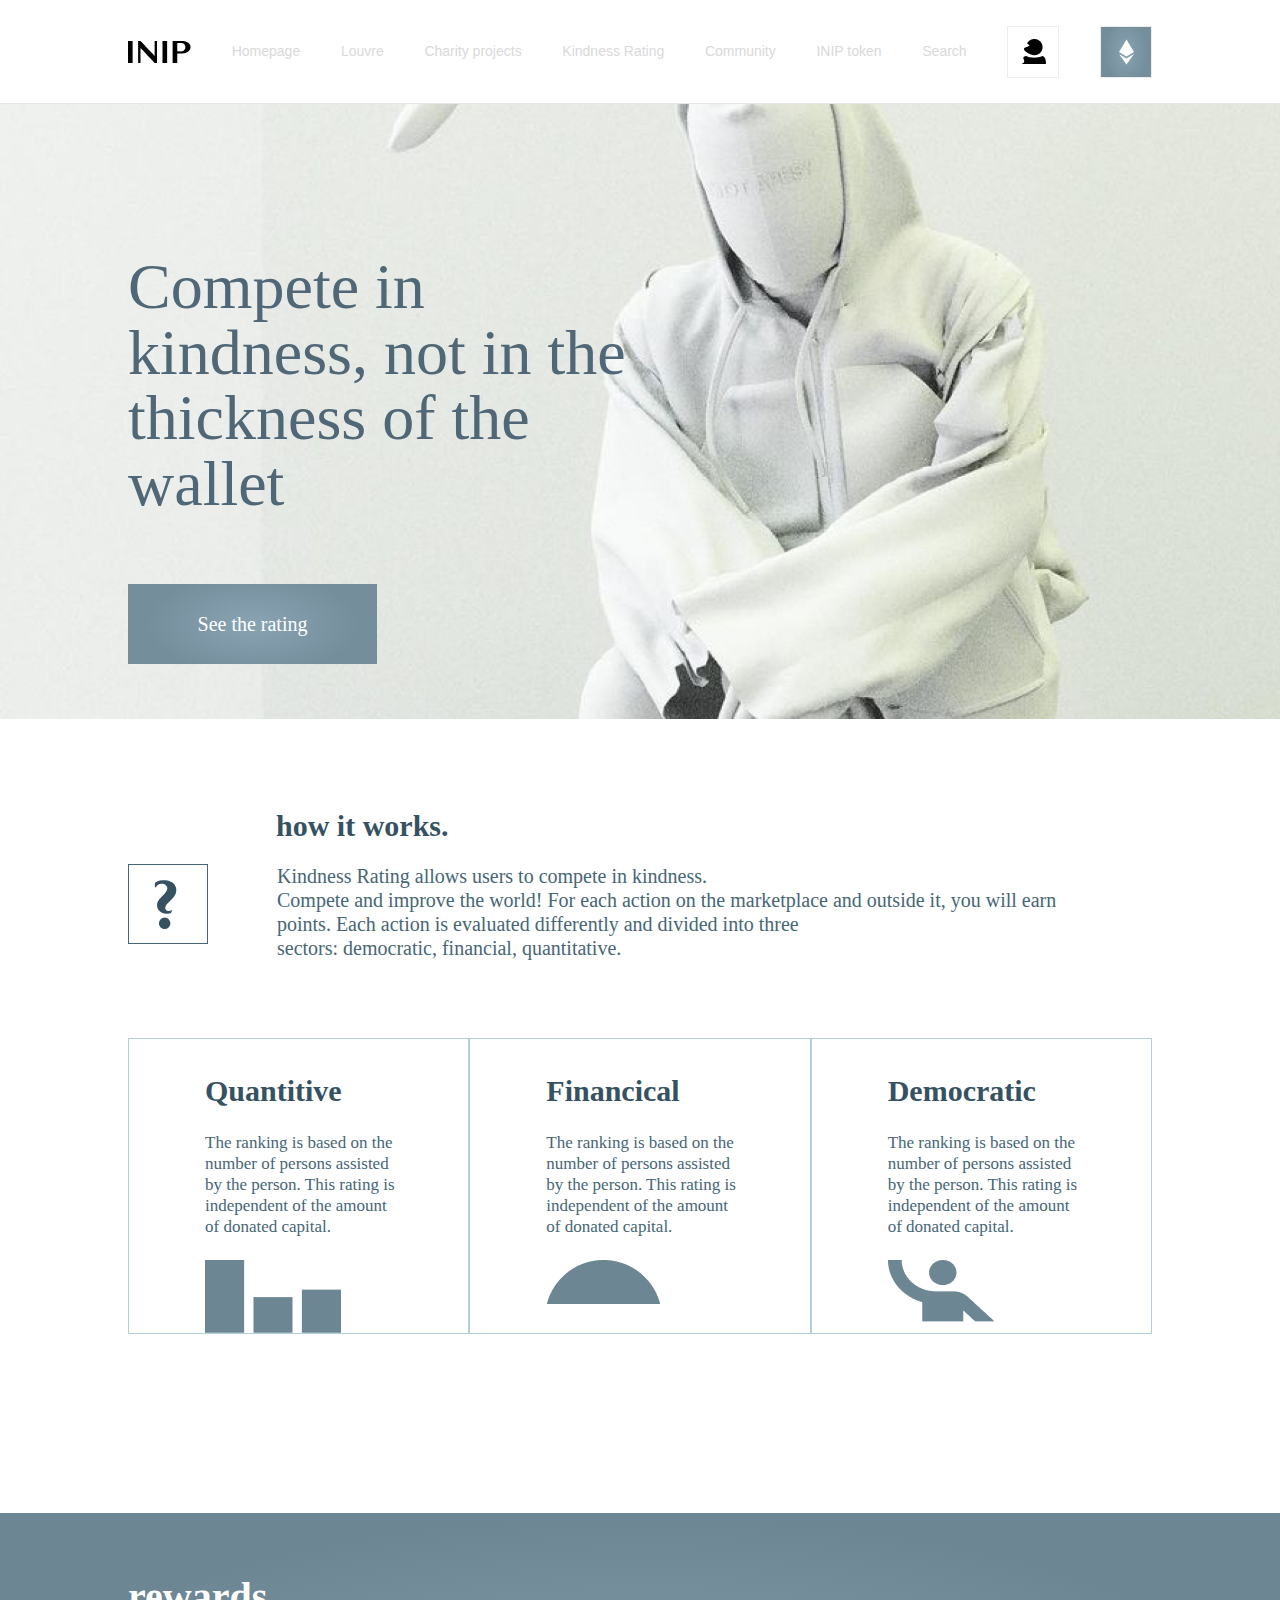
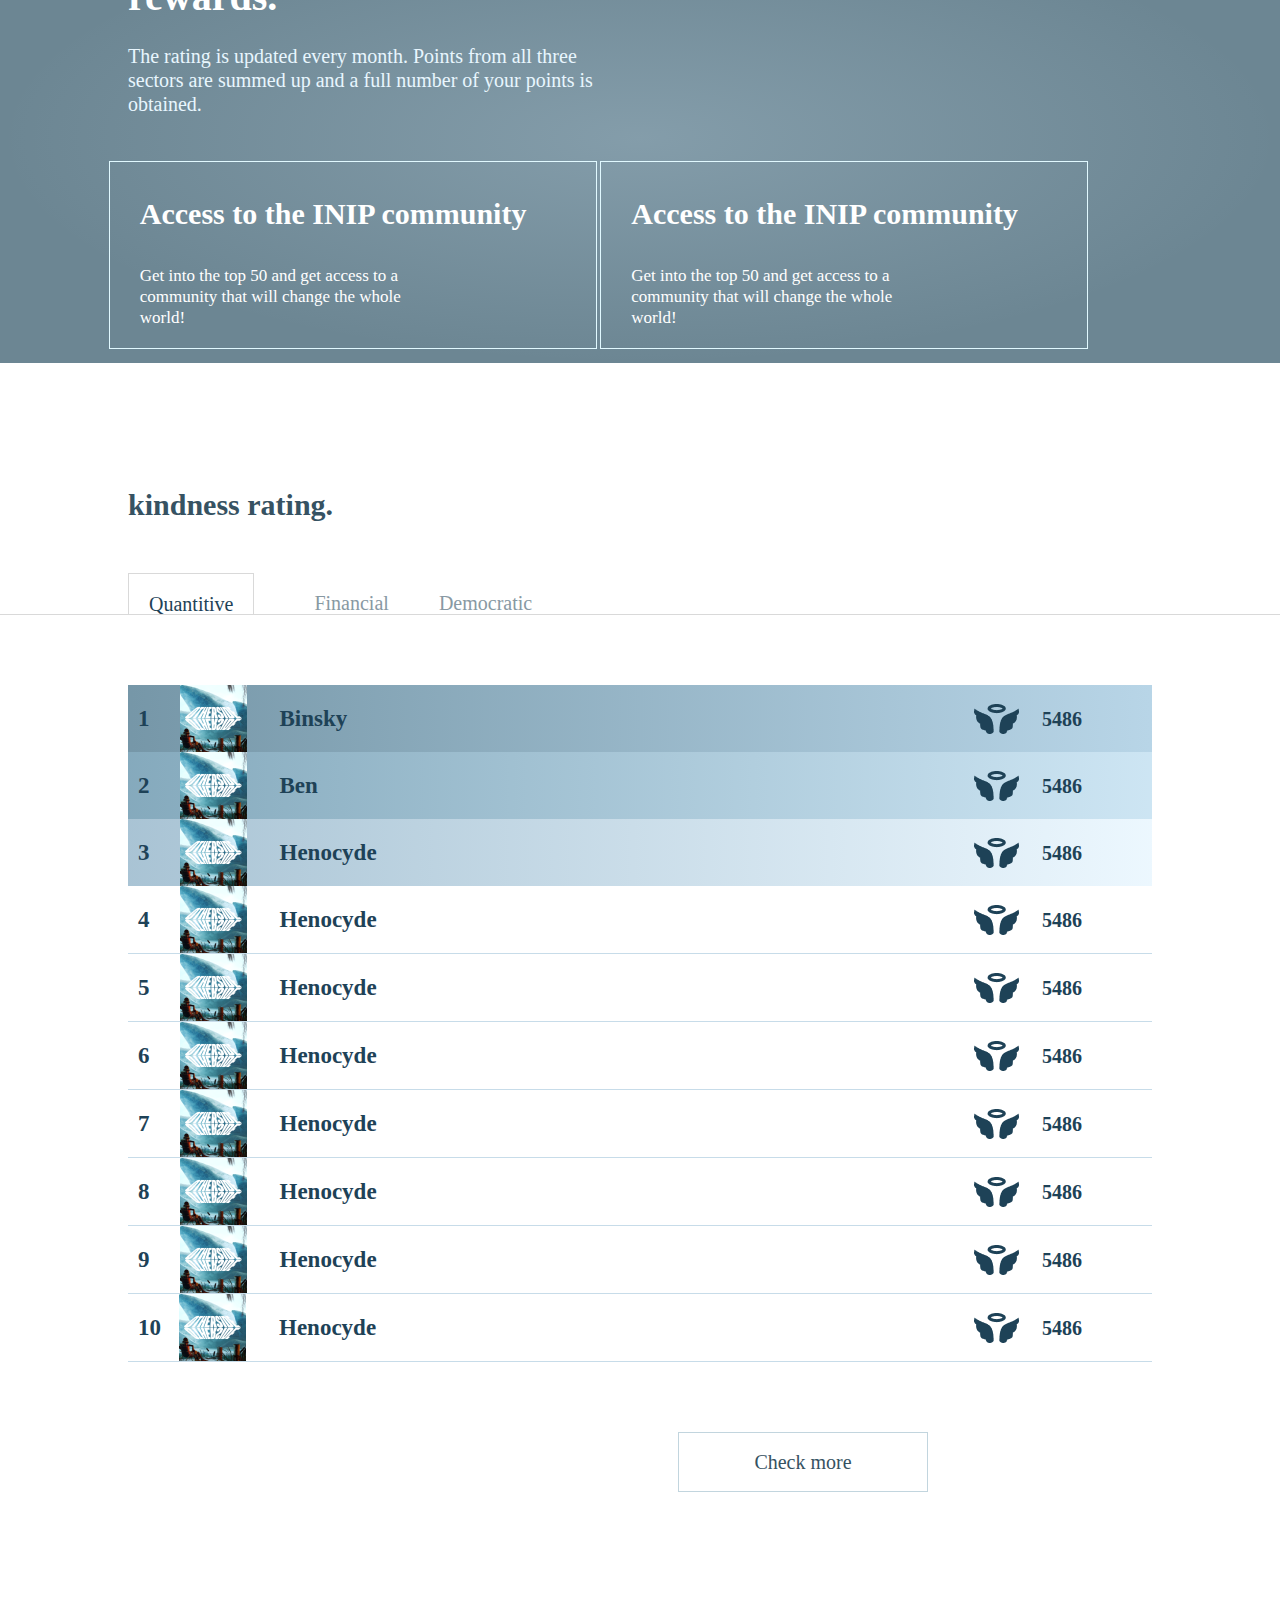
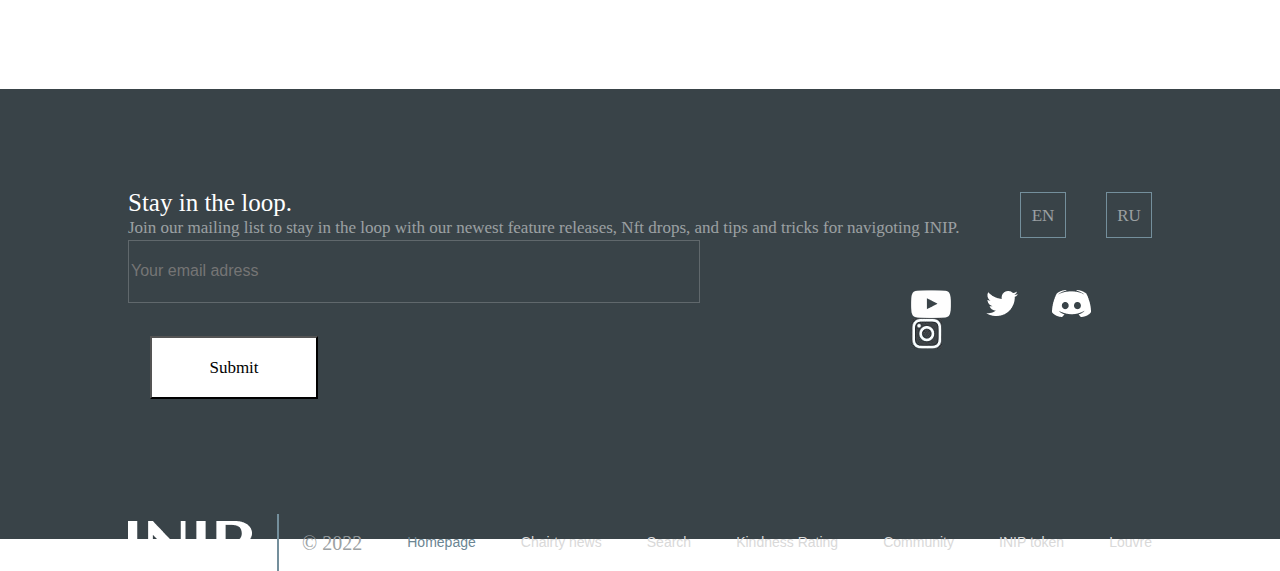
<file: pages/third.html>
<!DOCTYPE html>
<html lang="en">
  <head>
    <meta charset="UTF-8" />
    <meta http-equiv="X-UA-Compatible" content="IE=edge" />
    <meta name="viewport" content="width=device-width, initial-scale=1.0" />
    <title>profile</title>
    <link rel="stylesheet" href="/css/bootstrap-reboot.min.css" />
    <link rel="stylesheet" href="/css/style.css" />
    <link rel="stylesheet" href="/css/third.css" />
  </head>
  <body>
    <header>
      <div class="menu_header m-35-208 flex jc-sb ai-c">
        <img class="logo" src="/img/first_page/inip.png" alt="" />
        <a href="/index.html" class="text_header">Homepage</a>
        <a href="#" class="text_header">Louvre</a>
        <a href="#" class="text_header">Charity projects</a>
        <a href="/pages/third.html" class="text_header">Kindness Rating</a>
        <a href="#" class="text_header">Community</a>
        <a href="#" class="text_header">INIP token</a>
        <a href="#" class="text_header">Search</a>
        <div class="account flex jc-c ai-c">
          <a href="/pages/second.html"
            ><img src="/img/first_page/account.png" alt=""
          /></a>
        </div>
        <div class="vector flex jc-c ai-c">
          <img src="/img/first_page/Vector.png" alt="" />
        </div>
      </div>
      <div class="border"></div>
    </header>

    <main>
      <section class="kindness">
        <p class="text_kindness ml-10deg">
          Compete in kindness, not in the thickness of the wallet
        </p>
        <button class="button_kindness ml-10deg">See the rating</button>
      </section>
      <section class="how_it_works ml-10deg mr-10deg">
        <p class="blue_text mt-88 it_works">how it works.</p>
        <div class="ques_and_text flex">
          <div class="ques"><img src="/img/third_page/ques.png" alt="" /></div>
          <div class="text_ques">
            Kindness Rating allows users to compete in kindness.<br />
            Compete and improve the world! For each action on the marketplace
            and outside it, you will earn<br />
            points. Each action is evaluated differently and divided into
            three<br />
            sectors: democratic, financial, quantitative.
          </div>
        </div>
        <div class="box_info flex jc-sb">
          <div class="box">
            <p class="blue_text box_text">Quantitive</p>
            <p class="text_17px">
              The ranking is based on the number of persons assisted by the
              person. This rating is independent of the amount of donated
              capital.
            </p>
            <img src="/img/third_page/Union.png" alt="" />
          </div>

          <div class="box">
            <p class="blue_text box_text">Financical</p>
            <p class="text_17px">
              The ranking is based on the number of persons assisted by the
              person. This rating is independent of the amount of donated
              capital.
            </p>
            <img src="/img/third_page/Ellipse.png" alt="" />
          </div>

          <div class="box">
            <p class="blue_text box_text">Democratic</p>
            <p class="text_17px">
              The ranking is based on the number of persons assisted by the
              person. This rating is independent of the amount of donated
              capital.
            </p>
            <img src="/img/third_page/Union_1.png" alt="" />
          </div>
        </div>
      </section>
      <section class="rewards">
        <div class="blue_block">
          <p class="rewards ml-10deg">rewards.</p>
          <p class="text_20px ml-10deg">
            The rating is updated every month. Points from all three sectors are
            summed up and a full number of your points is obtained.
          </p>
          <div class="flex block_rewards">
            <div class="box_rewards ml-10deg box_1">
              <div class="text_30">
                <p class="text_30px">Access to the INIP community</p>
              </div>
              <div class="text_17px_2">
                <p class="text_17px_p">
                  Get into the top 50 and get access to a community that will
                  change the whole world!
                </p>
              </div>
            </div>
            <div class="box_rewards ml-10deg">
              <div class="text_30">
                <p class="text_30px">Access to the INIP community</p>
              </div>
              <div class="text_17px_2">
                <p class="text_17px_p">
                  Get into the top 50 and get access to a community that will
                  change the whole world!
                </p>
              </div>
            </div>
            <div class="img_rewards">
              <img src="/img/third_page/Vector_2.png" alt="" />
            </div>
          </div>
        </div>
      </section>
      <section class="kidnes_rating">
        <p class="blue_text ml-10deg">kindness rating.</p>
        <nav class="nav flex">
          <p class="nav_quan ml-10deg">Quantitive</p>
          <p class="text_grey">Financial</p>
          <p class="text_grey">Democratic</p>
        </nav>
        <div class="table_kidnes ml-10deg mr-10deg">
          <div class="border_table flex ai-c jc-sb ml">
            <div class="flex ai-c">
              <p class="number">1</p>
              <img class="img_music" src="/img/first_page/img_4.png" alt="" />
              <p class="name">Binsky</p>
            </div>
            <div class="flex ai-c">
              <img class="angel" src="/img/first_page/angel.png" alt="" />
              <p class="cost">5486</p>
            </div>
          </div>
          <div class="border_table_2 flex ai-c jc-sb">
            <div class="flex ai-c">
              <p class="number">2</p>
              <img class="img_music" src="/img/first_page/img_4.png" alt="" />
              <p class="name">Ben</p>
            </div>
            <div class="flex ai-c">
              <img class="angel" src="/img/first_page/angel.png" alt="" />
              <p class="blue_text cost">5486</p>
            </div>
          </div>
          <div class="border_table_3 flex ai-c jc-sb">
            <div class="flex ai-c">
              <p class="number">3</p>
              <img class="img_music" src="/img/first_page/img_4.png" alt="" />
              <p class="name">Henocyde</p>
            </div>
            <div class="flex ai-c">
              <img class="angel" src="/img/first_page/angel.png" alt="" />
              <p class="cost">5486</p>
            </div>
          </div>
          <div class="border_table_4 flex ai-c jc-sb">
            <div class="flex ai-c">
              <p class="number">4</p>
              <img class="img_music" src="/img/first_page/img_4.png" alt="" />
              <p class="name">Henocyde</p>
            </div>
            <div class="flex ai-c">
              <img class="angel" src="/img/first_page/angel.png" alt="" />
              <p class="cost">5486</p>
            </div>
          </div>
          <div class="border_table_4 flex ai-c jc-sb">
            <div class="flex ai-c">
              <p class="number">5</p>
              <img class="img_music" src="/img/first_page/img_4.png" alt="" />
              <p class="name">Henocyde</p>
            </div>
            <div class="flex ai-c">
              <img class="angel" src="/img/first_page/angel.png" alt="" />
              <p class="cost">5486</p>
            </div>
          </div>
          <div class="border_table_4 flex ai-c jc-sb">
            <div class="flex ai-c">
              <p class="number">6</p>
              <img class="img_music" src="/img/first_page/img_4.png" alt="" />
              <p class="name">Henocyde</p>
            </div>
            <div class="flex ai-c">
              <img class="angel" src="/img/first_page/angel.png" alt="" />
              <p class="cost">5486</p>
            </div>
          </div>
          <div class="border_table_4 flex ai-c jc-sb">
            <div class="flex ai-c">
              <p class="number">7</p>
              <img class="img_music" src="/img/first_page/img_4.png" alt="" />
              <p class="name">Henocyde</p>
            </div>
            <div class="flex ai-c">
              <img class="angel" src="/img/first_page/angel.png" alt="" />
              <p class="cost">5486</p>
            </div>
          </div>
          <div class="border_table_4 flex ai-c jc-sb">
            <div class="flex ai-c">
              <p class="number">8</p>
              <img class="img_music" src="/img/first_page/img_4.png" alt="" />
              <p class="name">Henocyde</p>
            </div>
            <div class="flex ai-c">
              <img class="angel" src="/img/first_page/angel.png" alt="" />
              <p class="cost">5486</p>
            </div>
          </div>
          <div class="border_table_4 flex ai-c jc-sb">
            <div class="flex ai-c">
              <p class="number">9</p>
              <img class="img_music" src="/img/first_page/img_4.png" alt="" />
              <p class="name">Henocyde</p>
            </div>
            <div class="flex ai-c">
              <img class="angel" src="/img/first_page/angel.png" alt="" />
              <p class="cost">5486</p>
            </div>
          </div>
          <div class="border_table_4 flex ai-c jc-sb">
            <div class="flex ai-c">
              <p class="number_10">10</p>
              <img class="img_music" src="/img/first_page/img_4.png" alt="" />
              <p class="name">Henocyde</p>
            </div>
            <div class="flex ai-c">
              <img class="angel" src="/img/first_page/angel.png" alt="" />
              <p class="cost">5486</p>
            </div>
          </div>
          <button class="check_more">Check more</button>
        </div>
      </section>
    </main>
    <footer class="footer">
      <div class="footer_w m-lr-208">
        <div class="text_language flex ai-c jc-sb">
          <div class="text_footer">
            <p class="footer_v">Stay in the loop.</p>
            <span
              >Join our mailing list to stay in the loop with our newest feature
              releases, Nft drops, and tips and tricks for navigoting
              INIP.</span
            >
          </div>
          <div class="language flex">
            <div class="en ai-c flex jc-c"><p>EN</p></div>
            <div class="ru ai-c flex jc-c"><p>RU</p></div>
          </div>
        </div>
        <div class="parent_img_in_btn flex jc-sb">
          <div class="in_btn">
            <input
              class="adress"
              type="email"
              placeholder="Your email adress"
            />
            <button class="btn_1" type="submit">Submit</button>
          </div>
          <div class="social">
            <a href="https://youtube.com" target="_blank"
              ><img src="/img/first_page/youtube.png" alt=""
            /></a>
            <a href="https://twitter.com/" target="_blank"
              ><img src="/img/first_page/twit.png" alt=""
            /></a>
            <a href="https://discord.com/" target="_blank"
              ><img src="/img/first_page/frog.png" alt=""
            /></a>
            <a href="https://www.instagram.com/" target="_blank"
              ><img src="/img/first_page/inst.jpg" alt=""
            /></a>
          </div>
        </div>
        <div class="menu_header mt-115 flex jc-sb ai-c">
          <div class="flex ai-c">
            <img class="logo" src="/img/first_page/logo_footer.png" alt="" />
            <div class="vertical_line"></div>
            <div><p class="c_2022">© 2022</p></div>
          </div>
          <a href="#" class="text_header" style="color: #6c8693">Homepage</a>
          <a href="#" class="text_header">Chairty news</a>
          <a href="#" class="text_header">Search</a>
          <a href="#" class="text_header">Kindness Rating</a>
          <a href="#" class="text_header">Community</a>
          <a href="#" class="text_header">INIP token</a>
          <a href="#" class="text_header">Louvre</a>
        </div>
      </div>
    </footer>
  </body>
</html>
</file>
<file: css/style.css>
h1,
h2,
h3,
h4,
h5,
h6 {
  margin: 0;
}

p {
  margin: 0;
}

.mt-11 {
  margin-top: 11px;
}

.mt-115 {
  margin-top: 115px;
}

.mr-39 {
  margin-right: 39px;
}

.mr-29 {
  margin-right: 29px;
}

.pl-r-208 {
  padding: 0 208px;
}

.flex {
  display: flex;
}

.jc-c {
  justify-content: center;
}

.ai-c {
  align-items: center;
}

.jc-sb {
  justify-content: space-between;
}

.jc-sa {
  justify-content: space-around;
}

.m-35-208 {
  margin: 2% 10% 0;
}

.m-lr-208 {
  margin: 0 10%;
}

.ml-10deg {
  margin-left: 10%;
}

.mt-230 {
  margin-top: 230px;
}

.rel {
  position: relative;
}

.jc-e {
  justify-content: end;
}

.mt-40 {
  margin-top: 40px;
}

.ml-208 {
  margin-left: 40%;
}

.mr-208 {
  margin-right: 40%;
}

.mt-88 {
  margin-top: 88px;
}

.fd-c {
  flex-direction: column;
}

.f-row {
  flex-direction: row;
}

.mr-10deg {
  margin-right: 10%;
}
</file>
<file: css/main.css>
.container {
  height: 100vh;
}

.logo {
  object-fit: scale-down;
}

.text_header {
  font-weight: 500;
  font-size: 14px;
  line-height: 21px;
  text-align: center;
  color: #d9d9d9;
}

.text_header:hover {
  font-weight: 600;
  font-size: 18px;
  line-height: 21px;
  cursor: pointer;
  background: radial-gradient(
      85.33% 1477.16% at 47.48% 69.05%,
      rgba(255, 219, 192, 0.4) 0%,
      rgba(255, 219, 192, 0) 100%
    ),
    #000000;
  -webkit-background-clip: text;
  -webkit-text-fill-color: transparent;
  background-clip: text;
  text-fill-color: transparent;
}

.account {
  border: 1px solid #ececec;
  width: 52px;
  height: 52px;
  cursor: pointer;
}

.vector {
  border: 1px solid #ececec;
  width: 52px;
  height: 52px;
  background: radial-gradient(
      43.08% 63.75% at 50% 50%,
      rgba(157, 184, 200, 0.5) 0%,
      rgba(156, 183, 199, 0) 100%
    ),
    #748e9c;
  cursor: pointer;
}

.border {
  width: 100%;
  height: 1px;
  margin-top: 25px;
  border-bottom: 1px solid #e6e6e6;
}

.main {
  width: 100%;
}

.text_make {
  font-family: "Beauty Swing Personal Use";
  font-style: normal;
  font-weight: 400;
  font-size: 110px;
  line-height: 103.05%;
  color: #1c2529;
  margin-top: 83px;
}

.text_grey {
  font-family: "Inter";
  font-style: normal;
  font-weight: 500;
  font-size: 20px;
  line-height: 24px;
  margin-top: 8px;
  color: #aaaaaa;
}

.button_section {
  margin-top: 94px;
}

.grey {
  width: 221px;
  height: 80px;
  border: none;
  background: radial-gradient(
        43.08% 63.75% at 50% 50%,
        rgba(157, 184, 200, 0.5) 0%,
        rgba(156, 183, 199, 0) 100%
      )
      /* warning: gradient uses a rotation that is not supported by CSS and may not behave as expected */,
    #748e9c;
  margin-right: 5px;
}

.grey > p {
  font-family: "Inter";
  font-style: normal;
  font-weight: 500;
  font-size: 20px;
  line-height: 24px;

  color: #ffffff;
}

.white {
  width: 221px;
  height: 80px;
  border: 2px solid #dedede;
  background-color: white;
}

.white > p {
  font-family: "Inter";
  font-style: normal;
  font-weight: 500;
  font-size: 20px;
  line-height: 24px;
  color: black;
}

.text_img_up {
  margin-bottom: 19px;
  margin-top: 83px;
}

.img_take_the_world > img {
  width: 469px;
  height: 546px;
}

.text_pool {
  font-family: "QTOptimum";
  font-style: normal;
  font-weight: 700;
  font-size: 30px;
  line-height: 103.05%;
  color: #1c2529;
  margin-bottom: 10px;
}

.text_pool ~ p {
  font-family: "Inter";
  font-style: normal;
  font-weight: 500;
  font-size: 18px;
  line-height: 24px;
  color: #1c2529;
  margin-right: 54px;
}

.goal {
  margin-top: 35px;
  margin-left: 360px;
}

.con_down {
  margin-top: 20px;
}

.border_download {
  width: 75%;
  height: 80px;
  left: 0;
  top: 0;
  border: 2px solid #dedede;
  position: absolute;
}

.color_download {
  width: 60%;
  height: 80px;
  left: 0;
  top: 0;
  position: absolute;
  background: linear-gradient(90deg, #6c8693 -15.57%, #a7c2d3 117.18%);
}

.color_download > p {
  color: #ffffff;
  font-weight: 700;
  font-size: 20px;
  margin-right: 20px;
}

.btn > button {
  position: absolute;
  top: 0px;
  left: 950px;
}

.latest_dreams {
  background: url(/img/first_page/background_first.png) no-repeat fixed;
  background-size: cover;
  background-position: 50% 50%;
  height: 800px;
  margin-top: 200px;
}

.text_dreams {
  font-family: "QTOptimum";
  font-style: normal;
  font-weight: 500;
  font-size: 40px;
  line-height: 103.05%;
  padding-top: 53px;
  color: #ffffff;
}

.text_dreams ~ p {
  font-family: "Inter";
  font-style: normal;
  font-weight: 500;
  font-size: 20px;
  line-height: 24px;
  color: #ffffff;
  margin-top: 12px;
}

.text_dreams_img {
  width: 360px;
  height: 108px;
  background: #fff;
  padding-left: 26px;
}

.left > p {
  font-family: "QTOptimum";
  font-style: normal;
  font-weight: 700;
  font-size: 20px;
  line-height: 25px;
  color: #1c2529;
  padding-top: 26px;
}

.left > span {
  font-family: "QTOptimum";
  font-style: normal;
  font-weight: 500;
  font-size: 15px;
  line-height: 18px;
  text-align: left;
  color: #1c2529;
}

.right > p {
  font-family: "Inter";
  font-style: normal;
  font-weight: 600;
  font-size: 23px;
  line-height: 28px;
  color: #1c2529;
  padding-top: 26px;
  text-align: right;
  margin-right: 40px;
}

.right > span {
  font-family: "Inter";
  font-style: normal;
  font-weight: 500;
  font-size: 17px;
  color: #1c2529;
  margin-right: 10px;
}

.img_dreams > img {
  width: 360px;
  height: 361px;
}

.check_more {
  width: 250px;
  height: 60px;
  background: rgba(255, 255, 255, 0.1);
  border: 1px solid #dedede;
  margin-left: 650px;
  margin-top: 50px;
  color: #fff;
}

.text_louvre ~ p {
  font-family: "Inter";
  font-style: normal;
  font-weight: 500;
  font-size: 20px;
  line-height: 24px;
  color: #1c2529;
}

.women_img {
  width: 370px;
  height: 370px;
}

.left_women_text > p {
  font-family: "QTOptimum";
  font-style: normal;
  font-weight: 700;
  font-size: 20px;
  line-height: 25px;
  color: #1c2529;
  margin-top: 25px;
}

.left_women_text > span {
  font-family: "QTOptimum";
  font-style: normal;
  font-weight: 500;
  font-size: 20px;
  line-height: 25px;
  color: #979391;
}

.right_women_text > p {
  font-family: "Inter";
  font-style: normal;
  font-weight: 600;
  font-size: 23px;
  line-height: 28px;
  text-align: right;
  color: #1c2529;
  margin-top: 25px;
  margin-right: 25px;
}

.right_women_text > span {
  font-family: "Inter";
  font-style: normal;
  font-weight: 500;
  font-size: 17px;
  line-height: 21px;
  color: #788d98;
}

.check_more_women {
  width: 316px;
  height: 80px;
  border: 1px solid #dedede;
  font-family: "Inter";
  font-style: normal;
  font-weight: 500;
  font-size: 20px;
  line-height: 24px;
  background-color: #fff;
  color: #1c2529;
  margin-top: 150px;
  margin-left: 450px;
}

.benefits > p {
  font-family: "SangBleu Sunrise";
  font-style: normal;
  font-weight: 700;
  font-size: 40px;
  line-height: 103.05%;
  color: #1c2529;
  margin-top: 37px;
}

.benefits > span {
  font-family: "Inter";
  font-style: normal;
  font-weight: 500;
  font-size: 20px;
  line-height: 24px;
  color: #1c2529;
}

.img_foot {
  margin-top: 70px;
  min-width: 20%;
  text-align: center;
}

.img_foot > img {
  width: 250px;
  height: 250px;
}

.img_foot > p {
  font-family: "HelveticaNeueCyr";
  font-style: normal;
  font-weight: 700;
  font-size: 20px;
  line-height: 103.05%;
  text-align: center;
  color: #476676;
  margin: 37px 0 15px 0;
}

.img_foot > span {
  font-family: "Inter";
  font-style: normal;
  font-weight: 500;
  font-size: 15px;
  line-height: 18px;
  text-align: center;
  color: #476676;
  margin-left: 10px;
}

.border_foot {
  border-right: 1px solid #e6e6e6;
  margin-top: 70px;
  height: 500px;
}

.kindness {
  margin-top: 120px;
  font-family: "QTOptimum";
  font-style: normal;
  font-weight: 500;
  font-size: 40px;
  line-height: 103.05%;
  color: #1c2529;
}

.rating {
  font-family: "Inter";
  font-style: normal;
  font-weight: 500;
  font-size: 20px;
  line-height: 24px;
  color: #1c2529;
}

.table > p {
  font-family: "QTOptimum";
  font-style: normal;
  font-weight: 700;
  font-size: 30px;
  line-height: 37px;
  margin-top: 80px;
  color: #476676;
  margin-bottom: 27px;
}

.blue_text {
  font-family: "QTOptimum";
  font-style: normal;
  font-weight: 700;
  font-size: 25px;
  line-height: 103.05%;
  color: #1e4257;
}

.border_table {
  background: linear-gradient(90deg, #7495a6 -2.86%, #b9d6e8 101.36%);
}

.border_table_2 {
  background: linear-gradient(90deg, #83a8bb -2.86%, #cee6f4 101.36%);
}

.border_table_3 {
  background: linear-gradient(90deg, #a7c2d3 -2.86%, #edf8ff 101.36%);
}

.number {
  margin: 0 35px 0 20px;
}

.img_music {
  width: 67px;
  height: 67px;
}

.name {
  margin-left: 33px;
}

.cost {
  margin: 0 82px 0 23px;
}

.check_more_table {
  width: 316px;
  height: 80px;
  border: 1px solid #dedede;
  font-family: "Inter";
  font-style: normal;
  font-weight: 500;
  font-size: 20px;
  line-height: 24px;
  background-color: #fff;
  color: #1c2529;
  margin-top: 97px;
  margin-left: 450px;
}

.over {
  width: 100%;
}

.over > p {
  font-family: "QTOptimum";
  font-style: normal;
  font-weight: 700;
  font-size: 40px;
  line-height: 103.05%;
  text-align: center;
  margin-top: 90px;
  color: #1c2529;
}

.women_img {
  width: 400px;
  height: 400px;
}

.box {
  min-width: 200px;
  height: 139px;
  background: radial-gradient(
        43.08% 63.75% at 50% 50%,
        rgba(157, 184, 200, 0.4) 0%,
        rgba(156, 183, 199, 0) 100%
      )
      /* warning: gradient uses a rotation that is not supported by CSS and may not behave as expected */,
    #748e9c;
  border: 1px solid #c1c1c1;
  overflow-x: hidden;
  margin-left: 10px;
}

.boxs {
  width: 100%;
  margin-top: 50px;
  overflow-x: scroll;
  overflow-block: initial;
}

footer {
  margin-top: 197px;
  height: 450px;
  background: #394348;
}

.footer_v {
  font-family: "QTOptimum";
  font-style: normal;
  font-weight: 500;
  font-size: 25px;
  line-height: 103.05%;
  color: #ffffff;
  padding-top: 101px;
}

.footer_v ~ span {
  font-family: "Inter";
  font-style: normal;
  font-weight: 500;
  font-size: 17px;
  line-height: 21px;
  color: rgba(255, 255, 255, 0.5);
}

.adress {
  width: 572px;
  height: 63px;
  border: 1px solid rgba(255, 255, 255, 0.2);
  background: #394348;
}

.btn_1 {
  margin-top: 33px;
  width: 168px;
  height: 63px;
  background: #ffffff;
  font-family: "Inter";
  font-style: normal;
  font-weight: 500;
  font-size: 17px;
  line-height: 21px;
  margin-left: 22px;
}

.btn::placeholder {
  font-family: "Inter";
  font-style: normal;
  font-weight: 500;
  font-size: 17px;
  line-height: 21px;
  color: rgba(255, 255, 255, 0.5);
}

.en {
  width: 46px;
  height: 46px;
  border: 1px solid #748f9c;
  margin-top: 101px;
  margin-right: 40px;
}

.en > p {
  font-family: "Inter";
  font-style: normal;
  font-weight: 500;
  font-size: 17px;
  line-height: 21px;
  text-align: center;
  color: rgba(255, 255, 255, 0.5);
}

.en:hover {
  border: 2px solid #ffffff;
}

.ru:hover {
  border: 2px solid #ffffff;
}

.ru {
  width: 46px;
  height: 46px;
  border: 1px solid #748f9c;
  margin-top: 101px;
}

.ru > p {
  font-family: "Inter";
  font-style: normal;
  font-weight: 500;
  font-size: 17px;
  line-height: 21px;

  text-align: center;
  color: rgba(255, 255, 255, 0.5);
}

.social {
  margin-top: 50px;
}

.social > a {
  margin-left: 30px;
}

.vertical_line {
  width: 0;
  height: 57.5px;
  margin-left: 25px;
  border: 1px solid #748f9c;
}

.c_2022 {
  font-family: "Inter";
  font-style: normal;
  font-weight: 500;
  font-size: 20px;
  line-height: 30px;
  text-align: center;
  margin-left: 23px;
  color: #9ca1a3;
}

.phone {
  height: 600px;
  position: absolute;
  z-index: 0;
}

@media screen and (max-width: 768px) {
  .account,
  .vector {
    display: none;
  }
  .container {
    width: 100%;
  }
  .menu_header {
    flex-direction: column;
  }
  .main {
    flex-direction: column;
    align-items: center;
  }
  .text_make {
    font-size: 35px;
  }
  .pool {
    display: none;
  }
  .text_grey {
    font-size: 15px;
    width: 35%;
  }
  .button_section {
    margin-top: 15px;
    width: 30%;
  }
  .grey {
    width: 100px;
    height: 50px;
  }
  .grey > p {
    font-size: 14px;
  }
  .white {
    width: 100px;
    height: 50px;
  }
  .white > p {
    font-size: 14px;
  }
  .img_take_the_world > img {
    width: 300px;
    height: 300px;
  }
  .text_img_up > p {
    font-size: 10px;
  }

  .cost_info {
    display: none;
  }
  .con_down {
    display: none;
  }
  .media_scroll {
    overflow: scroll;
  }

  .text_dreams_img {
    flex-direction: column;
    margin-left: 20px;
  }
  .text_dreams_img > .right {
    display: flex;
    align-items: center;
    justify-content: center;
    flex-direction: column;
  }
  .latest_dreams {
    background: url(/img/first_page/background_first.png) no-repeat fixed;
    background-size: cover;
    background-position: 50% 50%;
    height: 800px;
    margin-top: 200px;
  }
  .img_dreams {
    margin-left: 20px;
  }
  .right > p {
    margin: 0;
    margin-top: -120px;
    margin-left: 260px;
  }
  .right > span {
    margin: 0;
    margin-left: 260px;
  }
  .parent_women {
    flex-direction: column;
  }
  .louvre {
    justify-content: center;
    margin-top: 50px;
  }
  .text_pool {
    font-size: 20px;
  }
  .text_pool ~ p {
    font-size: 14px;
  }
  .latest_dreams > button {
  }
  .check_more {
    display: flex;
    align-items: center;
    justify-content: center;
    margin: 0;
    margin-left: 25%;
    margin-top: 50px;
  }
  */ .women {
    margin-top: -85px;
  }
  .right_women_text > p {
    margin-right: 220px;
  }
  .check_more_women {
    color: black;
    margin-left: 30px;
    margin-top: 20px;
    height: 55px;
  }
  .parent_img_foot {
    flex-direction: column;
  }
  .img_foot > p {
    font-size: 18px;
    margin: 0;
  }
  .img_foot > span {
    font-size: 10px;
  }
  .border_foot {
    display: none;
  }
  .img_foot > img {
    margin-top: -50px;
  }
  .kindness {
    font-size: 18px;
    font-weight: 700;
  }
  .rating {
    font-size: 12px;
  }
  .parent_table {
    margin-top: -80px;
  }
  .tables {
    margin-top: -80px;
  }
  .table {
    margin-top: -50px;
  }
  .table > p {
    font-size: 18px;
    margin-bottom: -10px;
    text-align: center;
  }
  .blue_text {
    font-size: 14px;
    margin-right: 10px;
  }
  .img_music {
    width: 40px;
    height: 40px;
    margin-right: -20px;
  }
  .angel {
    max-width: 30px;
    max-height: 30px;
  }
  .check_more_table {
    margin: 15px 0 0 35px;
    width: 200px;
    height: 50px;
  }
  .benefits {
    margin-top: 0;
    display: flex;
    flex-direction: column;
    text-align: center;
    justify-content: center;
  }
  .benefits > p {
    font-size: 25px;
  }
  .benefits > span {
    font-size: 17px;
  }
  .over {
    margin-top: -60px;
  }
  .over > p {
    font-size: 28px;
  }
  .boxs {
    margin-top: 10px;
  }
  .box {
    min-width: 100px;
    height: 100px;
  }
  .footer {
    margin-top: 20px;
  }
  .footer_v {
    margin-top: -80px;
    font-size: 18px;
  }
  .text_footer > span {
    font-size: 14px;
  }
  .text_language {
    flex-direction: column;
  }
  .language {
    margin-top: -90px;
    display: flex;
    justify-content: end;
    width: 100%;
  }
  .en,
  .ru {
    width: 20px;
    height: 20px;
    margin-left: -30px;
  }
  .en > p,
  .ru > p {
    font-size: 12px;
  }
  .parent_img_in_btn {
    width: 100%;
  }
  .in_btn {
    width: 100%;
    display: flex;
  }
  .adress {
    width: 100%;
    height: 30px;
    margin-top: 10px;
  }
  .adress::placeholder {
    font-size: 10px;
  }
  .btn_1 {
    height: 30px;
    margin-top: 10px;
    border: none;
  }
  .social {
    display: flex;
    margin-left: -350px;
    margin-top: 60px;
  }
  .menu_header {
    margin: 10px auto;
  }
  .logo {
    width: 50px;
  }
  .vertical_line {
    display: none;
  }
  .left_women_text {
    margin-top: -20px;
  }
  .left_women_text > p {
    font-size: 18px;
  }
  .left_women_text > span {
    font-size: 14px;
  }
  .right_women_text {
    margin-top: -20px;
    margin-left: 190px;
    width: 100%;
  }
  .right_women_text > p {
    font-size: 18px;
  }
  .right_women_text > span {
    font-size: 14px;
  }
  .text_women_img {
    margin-bottom: 20px;
  }
}
</file>
<file: css/second.css>
.text_header {
  font-weight: 500;
  font-size: 14px;
  line-height: 21px;
  text-align: center;
  color: #d9d9d9;
}

.text_header:hover {
  font-weight: 600;
  font-size: 18px;
  line-height: 21px;
  cursor: pointer;
  background: radial-gradient(
      85.33% 1477.16% at 47.48% 69.05%,
      rgba(255, 219, 192, 0.4) 0%,
      rgba(255, 219, 192, 0) 100%
    ),
    #000000;
  -webkit-background-clip: text;
  -webkit-text-fill-color: transparent;
  background-clip: text;
  text-fill-color: transparent;
}

.account {
  border: 1px solid #ececec;
  width: 52px;
  height: 52px;
  cursor: pointer;
}

.vector {
  border: 1px solid #ececec;
  width: 52px;
  height: 52px;
  background: radial-gradient(
      43.08% 63.75% at 50% 50%,
      rgba(157, 184, 200, 0.5) 0%,
      rgba(156, 183, 199, 0) 100%
    ),
    #748e9c;
  cursor: pointer;
}

.border {
  width: 100%;
  height: 1px;
  margin-top: 25px;
  border-bottom: 1px solid #e6e6e6;
}

.text_profile {
  font-family: "QTOptimum";
  font-style: normal;
  font-weight: 700;
  font-size: 40px;
  line-height: 49px;
  color: #000000;
  margin-top: 104px;
}

.info {
  margin-left: 57px;
}

.name {
  font-family: "QTOptimum";
  font-style: normal;
  font-weight: 700;
  font-size: 25px;
  line-height: 31px;
  color: #000000;
}

.text_grey {
  font-family: "Inter";
  font-style: normal;
  font-weight: 400;
  font-size: 20px;
  line-height: 103.05%;
  color: #979391;
  margin-top: 79px;
  margin-right: 87px;
}

.text_big {
  font-family: "Inter";
  font-style: normal;
  font-weight: 600;
  font-size: 30px;
  line-height: 103.05%;
  color: #000000;
}

.text_20size {
  font-family: "Inter";
  font-style: normal;
  font-weight: 600;
  font-size: 20px;
  line-height: 103.05%;
  color: #000000;
  width: 90%;
  margin-top: 12px;
}

.follower {
  margin-left: -315px;
  margin-top: -18px;
}

.sum {
  font-family: "Inter";
  font-style: normal;
  font-weight: 600;
  font-size: 20px;
  color: #000000;
}

.border_follow {
  border-right: 1px solid #d9d9d9;
  width: 0;
  height: 69px;
  margin-top: -58px;
  margin-left: -210px;
}

.following {
  margin-left: -181px;
  margin-top: -140px;
}

.followers {
  margin-top: -95px;
}

.btn_follow {
  width: 240px;
  height: 74px;
  left: 208px;
  top: 697px;
  border: none;
  background: radial-gradient(
      43.08% 63.75% at 50% 50%,
      rgba(157, 184, 200, 0.5) 0%,
      rgba(156, 183, 199, 0) 100%
    ),
    #748e9c;
  margin-top: 30px;
  margin-left: -320px;
}

.btn_follow > p {
  font-family: "Inter";
  font-style: normal;
  font-weight: 500;
  font-size: 20px;
  line-height: 103.05%;
  color: #ffffff;
}

ul {
  list-style-type: none;
}

.item {
  font-family: "Inter";
  font-style: normal;
  font-weight: 500;
  font-size: 20px;
  line-height: 103.05%;
  color: #979391;
  margin-right: 108px;
}

.border_nav {
  height: 0;
  border: 1px solid #d9d9d9;
  width: 33.6%;
  padding: 0;
  margin: 0;
}

.animation {
  width: 100px;
  height: 50px;
  margin-top: -51.1px;
  margin-left: 510px;
  border-top: 1px solid #d9d9d9;
  border-left: 1px solid #d9d9d9;
  border-right: 1px solid #d9d9d9;
  border-bottom: 1px solid white;
}

.border_nav_end {
  height: 0;
  border: 1px solid #d9d9d9;
  margin: 0;
}

.blue_block {
  margin-top: 87px;
}

.blue_text {
  font-family: "QTOptimum";
  font-style: normal;
  font-weight: 700;
  font-size: 30px;
  line-height: 103.05%;
  /* identical to box height, or 31px */
  color: #365262;
  margin-bottom: 41px;
}

.text_dreams {
  font-family: "QTOptimum";
  font-style: normal;
  font-weight: 500;
  font-size: 40px;
  line-height: 103.05%;
  padding-top: 53px;
  color: #ffffff;
}

.text_dreams ~ p {
  font-family: "Inter";
  font-style: normal;
  font-weight: 500;
  font-size: 20px;
  line-height: 24px;
  color: #ffffff;
  margin-top: 12px;
}

.text_dreams_img {
  width: 360px;
  height: 108px;
  background: #fff;
  padding-left: 26px;
}

.left > p {
  font-family: "QTOptimum";
  font-style: normal;
  font-weight: 700;
  font-size: 20px;
  line-height: 25px;
  color: #1c2529;
  padding-top: 26px;
  margin-right: 170px;
}
.text_dreams_img {
  margin-left: 8%;
}
.right > p {
  font-family: "Inter";
  font-style: normal;
  font-weight: 600;
  font-size: 23px;
  line-height: 28px;
  color: #1c2529;
  padding-top: 26px;
  text-align: right;
  margin-right: 40px;
}

.group {
  padding-top: 26px;
  margin-left: -25px;
}

.img_dreams > img {
  width: 360px;
  height: 361px;
}
.revers {
  font-family: "QTOptimum";
  font-style: normal;
  font-weight: 500;
  font-size: 15px;
  line-height: 18px;
  width: 23%;
  color: #979391;
  margin-top: -50px;
}

.button_dreams_one {
  width: 350px;
  height: 74px;
  background: radial-gradient(
        43.08% 63.75% at 50% 50%,
        rgba(157, 184, 200, 0.5) 0%,
        rgba(156, 183, 199, 0) 100%
      )
      /* warning: gradient uses a rotation that is not supported by CSS and may not behave as expected */,
    #748e9c;
  margin-top: 21px;
  border: none;
}

.img_blue {
  width: 400px;
}

.img_block_blue > img {
  width: 360px;
  height: 361px;
}

.cost {
  margin-left: 180px;
}

.img_group_blue {
  margin-right: 35px;
}

.text_lorem {
  font-family: "QTOptimum";
  font-style: normal;
  font-weight: 500;
  font-size: 15px;
  line-height: 18px;
  width: 280px;
  color: #979391;
  margin-top: 15px;
}

.button_blue {
  color: #fff;
  width: 360px;
  height: 64px;
  border: none;
  background: radial-gradient(
        43.08% 63.75% at 50% 50%,
        rgba(157, 184, 200, 0.5) 0%,
        rgba(156, 183, 199, 0) 100%
      )
      /* warning: gradient uses a rotation that is not supported by CSS and may not behave as expected */,
    #748e9c;
  margin-top: 21px;
}

.button_light_blue {
  color: #fff;
  width: 360px;
  height: 64px;
  border: none;
  background: radial-gradient(
        43.08% 63.75% at 50% 50%,
        rgba(157, 184, 200, 0.5) 0%,
        rgba(156, 183, 199, 0) 100%
      )
      /* warning: gradient uses a rotation that is not supported by CSS and may not behave as expected */,
    #9db1bc;
  margin-top: 21px;
}

.button_grey {
  color: #fff;
  width: 360px;
  height: 64px;
  border: none;
  background: radial-gradient(
        43.08% 63.75% at 50% 50%,
        rgba(240, 249, 255, 0.5) 0%,
        rgba(241, 250, 255, 0) 100%
      )
      /* warning: gradient uses a rotation that is not supported by CSS and may not behave as expected */,
    #b8bec1;
  margin-top: 21px;
}

.nft {
  margin-top: 87px;
  margin-bottom: 57px;
}

.woman_block {
  margin-bottom: 75px;
}

.img_woman {
  width: 400px;
  height: 400px;
}

.cost_woman {
  margin-left: 200px;
}

.text_block_2_woman > p {
  margin-top: 10px;
}
.text_block_2_woman {
  width: 100%;
}

.price {
  margin-left: 10px;
}

.text_like {
  font-family: "Inter";
  font-style: normal;
  font-weight: 600;
  font-size: 23px;
  line-height: 28px;
  /* identical to box height */
  color: #476676;
}

.heart {
  margin-left: 320px;
  margin-top: 22px;
}

footer {
  margin-top: 197px;
  height: 450px;
  background: #394348;
}

.footer_v {
  font-family: "QTOptimum";
  font-style: normal;
  font-weight: 500;
  font-size: 25px;
  line-height: 103.05%;
  color: #ffffff;
  padding-top: 101px;
}

.footer_v ~ span {
  font-family: "Inter";
  font-style: normal;
  font-weight: 500;
  font-size: 17px;
  line-height: 21px;
  color: rgba(255, 255, 255, 0.5);
}

.adress {
  width: 572px;
  height: 63px;
  border: 1px solid rgba(255, 255, 255, 0.2);
  background: #394348;
}

.btn_1 {
  margin-top: 33px;
  width: 168px;
  height: 63px;
  background: #ffffff;
  font-family: "Inter";
  font-style: normal;
  font-weight: 500;
  font-size: 17px;
  line-height: 21px;
  margin-left: 22px;
}

.btn::placeholder {
  font-family: "Inter";
  font-style: normal;
  font-weight: 500;
  font-size: 17px;
  line-height: 21px;
  color: rgba(255, 255, 255, 0.5);
}

.en {
  width: 46px;
  height: 46px;
  border: 1px solid #748f9c;
  margin-top: 101px;
  margin-right: 40px;
}

.en > p {
  font-family: "Inter";
  font-style: normal;
  font-weight: 500;
  font-size: 17px;
  line-height: 21px;
  text-align: center;
  color: rgba(255, 255, 255, 0.5);
}

.en:hover {
  border: 2px solid #ffffff;
}

.ru:hover {
  border: 2px solid #ffffff;
}

.ru {
  width: 46px;
  height: 46px;
  border: 1px solid #748f9c;
  margin-top: 101px;
}

.ru > p {
  font-family: "Inter";
  font-style: normal;
  font-weight: 500;
  font-size: 17px;
  line-height: 21px;

  text-align: center;
  color: rgba(255, 255, 255, 0.5);
}

.social {
  margin-top: 50px;
}

.social > a {
  margin-left: 30px;
}

.vertical_line {
  width: 0;
  height: 57.5px;
  margin-left: 25px;
  border: 1px solid #748f9c;
}

.c_2022 {
  font-family: "Inter";
  font-style: normal;
  font-weight: 500;
  font-size: 20px;
  line-height: 30px;
  text-align: center;
  margin-left: 23px;
  color: #9ca1a3;
}

.phone {
  height: 600px;
  position: absolute;
  z-index: 0;
}
</file>
<file: css/third.css>
.text_header {
  font-weight: 500;
  font-size: 14px;
  line-height: 21px;
  text-align: center;
  color: #d9d9d9;
}

.text_header:hover {
  font-weight: 600;
  font-size: 18px;
  line-height: 21px;
  cursor: pointer;
  background: radial-gradient(
      85.33% 1477.16% at 47.48% 69.05%,
      rgba(255, 219, 192, 0.4) 0%,
      rgba(255, 219, 192, 0) 100%
    ),
    #000000;
  -webkit-background-clip: text;
  -webkit-text-fill-color: transparent;
  background-clip: text;
  text-fill-color: transparent;
}

.account {
  border: 1px solid #ececec;
  width: 52px;
  height: 52px;
  cursor: pointer;
}

.vector {
  border: 1px solid #ececec;
  width: 52px;
  height: 52px;
  background: radial-gradient(
      43.08% 63.75% at 50% 50%,
      rgba(157, 184, 200, 0.5) 0%,
      rgba(156, 183, 199, 0) 100%
    ),
    #748e9c;
  cursor: pointer;
}

.border {
  width: 100%;
  height: 1px;
  margin-top: 25px;
  border-bottom: 1px solid #e6e6e6;
}

.kindness {
  background: url(/img/third_page/kindness.png) no-repeat fixed;
  background-size: cover;
  background-position: top;
  height: 615px;
}

.text_kindness {
  font-family: "Beauty Swing Personal Use";
  font-style: normal;
  font-weight: 400;
  font-size: 64px;
  line-height: 103.05%;
  /* or 66px */
  width: 40%;
  color: #4f6776;
  padding-top: 150px;
}

.button_kindness {
  width: 249px;
  height: 80px;
  left: 208px;
  top: 606px;
  color: #fff;
  border: none;
  background: radial-gradient(
        43.08% 63.75% at 50% 50%,
        rgba(157, 184, 200, 0.5) 0%,
        rgba(156, 183, 199, 0) 100%
      )
      /* warning: gradient uses a rotation that is not supported by CSS and may not behave as expected */,
    #748e9c;
  font-family: "Inter";
  font-style: normal;
  font-weight: 500;
  font-size: 20px;
  line-height: 24px;
  margin-top: 67px;
}

.blue_text {
  font-family: "QTOptimum";
  font-style: normal;
  font-weight: 700;
  font-size: 30px;
  line-height: 37px;
  color: #365262;
}

.it_works {
  margin-left: 148px;
  margin-bottom: 20px;
}

.ques {
  border: 1px solid #476676;
  box-sizing: border-box;
  width: 80px;
  height: 80px;
  padding-top: 15px;
  padding-left: 25px;
  margin-bottom: 94px;
}

.box {
  border: 1px solid #b1d0d8;
  max-width: 430px;
}

.text_ques {
  font-family: "Inter";
  font-style: normal;
  font-weight: 400;
  font-size: 20px;
  line-height: 24px;
  color: #476676;
  margin-left: 69px;
}

.box_text {
  margin: 33px 0 23px 76px;
}

.text_17px {
  font-family: "Inter";
  font-style: normal;
  font-weight: 400;
  font-size: 17px;
  line-height: 21px;
  color: #476676;
  margin-bottom: 23px;
  margin-left: 76px;
  width: 58%;
}

.box > img {
  margin-left: 76px;
}

.blue_block {
  background: radial-gradient(
      50% 50% at 50% 50%,
      rgba(203, 225, 239, 0.25) 0%,
      rgba(167, 194, 211, 0) 100%
    ),
    #6c8693;
  height: 450px;
  margin-top: 120px;
}

.rewards {
  font-family: "QTOptimum";
  font-style: normal;
  font-weight: 700;
  font-size: 40px;
  line-height: 49px;
  color: #ffffff;
  padding-top: 59px;
  padding-bottom: 23px;
}

.block_rewards {
  max-width: 85%;
  margin-top: 45px;
}

.text_20px {
  font-family: "Inter";
  font-style: normal;
  font-weight: 400;
  font-size: 20px;
  line-height: 24px;
  color: #e8f6fe;
  width: 38%;
}

.box_rewards {
  width: 594px;
  height: 188px;
  border: 1px solid #e1f9ff;
  position: relative;
}

.box_1 {
  margin-right: -105px;
}

.text_30px {
  font-family: "QTOptimum";
  font-style: normal;
  font-weight: 700;
  font-size: 30px;
  line-height: 37px;
  color: #ffffff;
  padding: 33px 30px;
}

.text_17px_p {
  font-family: "Inter";
  font-style: normal;
  font-weight: 400;
  font-size: 17px;
  line-height: 21px;
  color: #ffffff;
  padding-left: 30px;
  width: 65%;
}

.img_rewards > img {
  position: absolute;
  left: 1450px;
  top: 1600px;
}

.kidnes_rating {
  margin-top: 100px;
}

.nav {
  margin-top: 50px;
  border-bottom: 1px solid #d9d9d9;
}

.nav_quan {
  font-family: "Inter";
  font-style: normal;
  font-weight: 500;
  font-size: 20px;
  line-height: 103.05%;
  /* identical to box height, or 21px */
  color: #1e4257;
  margin-right: 60px;
  border-left: 1px solid #d9d9d9;
  border-top: 1px solid #d9d9d9;
  border-right: 1px solid #d9d9d9;
  padding-left: 20px;
  padding-top: 20px;
  padding-right: 20px;
}

.text_grey {
  margin-right: 50px;
  font-family: "Inter";
  font-style: normal;
  font-weight: 500;
  font-size: 20px;
  line-height: 103.05%;
  /* identical to box height, or 21px */
  color: #8899a3;
  padding-top: 20px;
}

.table_kidnes {
  margin-top: 70px;
}

.border_table {
  background: linear-gradient(90deg, #7495a6 -2.86%, #b9d6e8 101.36%);
}

.border_table_2 {
  background: linear-gradient(90deg, #83a8bb -2.86%, #cee6f4 101.36%);
}

.border_table_3 {
  background: linear-gradient(90deg, #a7c2d3 -2.86%, #edf8ff 101.36%);
}

.number {
  font-family: "QTOptimum";
  font-style: normal;
  font-weight: 700;
  font-size: 23px;
  line-height: 103.05%;
  /* identical to box height, or 24px */
  color: #1e4257;
  margin-right: 30px;
  margin-left: 10px;
}

.name {
  font-family: "QTOptimum";
  font-style: normal;
  font-weight: 700;
  font-size: 23px;
  line-height: 103.05%;
  /* identical to box height, or 24px */
  color: #1e4257;
  margin-left: 33px;
}

.cost {
  font-family: "Inter";
  font-style: normal;
  font-weight: 600;
  font-size: 20px;
  line-height: 24px;
  color: #1e4257;
  margin-left: 23px;
  margin-right: 70px;
}

.border_table_4 {
  border-bottom: 1px solid #c7dce9;
}

.number_10 {
  font-family: "QTOptimum";
  font-style: normal;
  font-weight: 700;
  font-size: 23px;
  line-height: 103.05%;
  /* identical to box height, or 24px */
  color: #1e4257;
  margin-right: 18px;
  margin-left: 10px;
}

.check_more {
  width: 250px;
  height: 60px;
  border: 1px solid #c2d5de;
  font-family: "Inter";
  font-style: normal;
  font-weight: 500;
  font-size: 20px;
  line-height: 24px;
  color: #365262;
  margin-top: 70px;
  background-color: #fff;
  margin-left: 550px;
}

footer {
  margin-top: 197px;
  height: 450px;
  background: #394348;
}

.footer_v {
  font-family: "QTOptimum";
  font-style: normal;
  font-weight: 500;
  font-size: 25px;
  line-height: 103.05%;
  color: #ffffff;
  padding-top: 101px;
}

.footer_v ~ span {
  font-family: "Inter";
  font-style: normal;
  font-weight: 500;
  font-size: 17px;
  line-height: 21px;
  color: rgba(255, 255, 255, 0.5);
}

.adress {
  width: 572px;
  height: 63px;
  border: 1px solid rgba(255, 255, 255, 0.2);
  background: #394348;
}

.btn_1 {
  margin-top: 33px;
  width: 168px;
  height: 63px;
  background: #ffffff;
  font-family: "Inter";
  font-style: normal;
  font-weight: 500;
  font-size: 17px;
  line-height: 21px;
  margin-left: 22px;
}

.btn::placeholder {
  font-family: "Inter";
  font-style: normal;
  font-weight: 500;
  font-size: 17px;
  line-height: 21px;
  color: rgba(255, 255, 255, 0.5);
}

.en {
  width: 46px;
  height: 46px;
  border: 1px solid #748f9c;
  margin-top: 101px;
  margin-right: 40px;
}

.en > p {
  font-family: "Inter";
  font-style: normal;
  font-weight: 500;
  font-size: 17px;
  line-height: 21px;
  text-align: center;
  color: rgba(255, 255, 255, 0.5);
}

.en:hover {
  border: 2px solid #ffffff;
}

.ru:hover {
  border: 2px solid #ffffff;
}

.ru {
  width: 46px;
  height: 46px;
  border: 1px solid #748f9c;
  margin-top: 101px;
}

.ru > p {
  font-family: "Inter";
  font-style: normal;
  font-weight: 500;
  font-size: 17px;
  line-height: 21px;

  text-align: center;
  color: rgba(255, 255, 255, 0.5);
}

.social {
  margin-top: 50px;
}

.social > a {
  margin-left: 30px;
}

.vertical_line {
  width: 0;
  height: 57.5px;
  margin-left: 25px;
  border: 1px solid #748f9c;
}

.c_2022 {
  font-family: "Inter";
  font-style: normal;
  font-weight: 500;
  font-size: 20px;
  line-height: 30px;
  text-align: center;
  margin-left: 23px;
  color: #9ca1a3;
}

.phone {
  height: 600px;
  position: absolute;
  z-index: 0;
}
</file>
